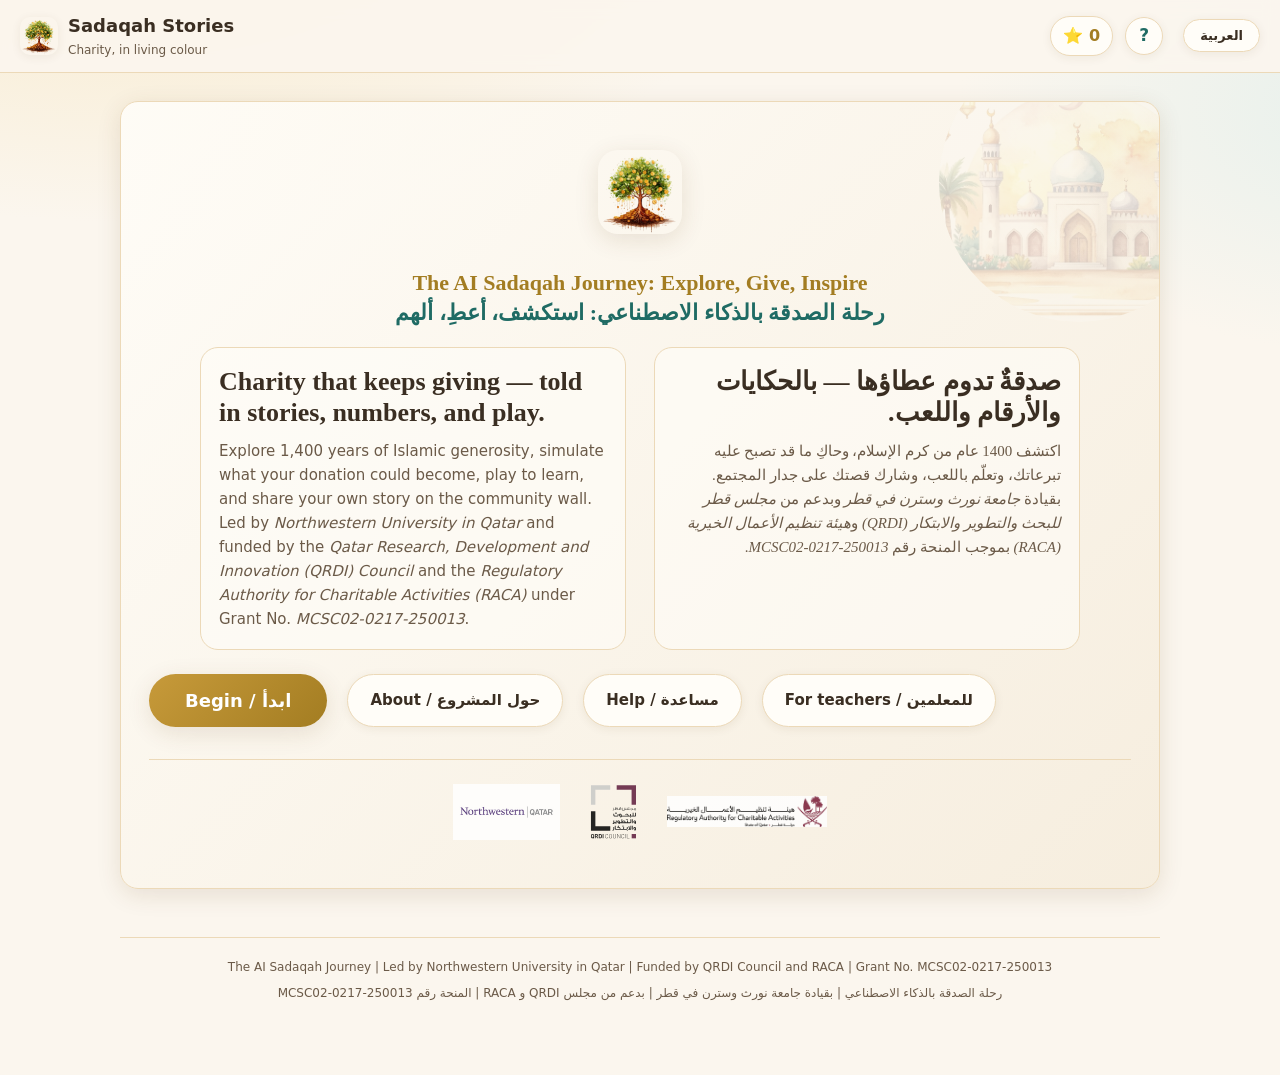
<file: index.html>
<!DOCTYPE html>
<html lang="en" dir="ltr">
<head>
  <meta charset="UTF-8">
  <meta name="viewport" content="width=device-width, initial-scale=1.0">
  <meta http-equiv="Content-Security-Policy" content="default-src 'self'; script-src 'self'; style-src 'self' 'unsafe-inline'; img-src 'self' data: https://*.goatcounter.com; frame-src https://www.youtube-nocookie.com; connect-src 'self' https://*.goatcounter.com; font-src 'self'; object-src 'none'; base-uri 'self'; form-action 'none'">
  <meta name="referrer" content="strict-origin-when-cross-origin">
  <title>Sadaqah Stories — Interactive Charity Learning App</title>
  <meta name="description" content="Explore Islamic generosity: historically grounded accounts and educational stories, impact simulations, youth mini-games, and a community story wall. Available in English and Arabic.">
  <meta property="og:url" content="https://sadaqahjourney.com/">
  <link rel="canonical" href="https://sadaqahjourney.com/">
  <meta property="og:title" content="The AI Sadaqah Journey: Explore, Give, Inspire">
  <meta property="og:description" content="41 reviewed educational stories, impact simulator, youth mini-games, lexicon and community wall — bilingual (EN/AR).">
  <meta property="og:type" content="website">
  <meta property="og:image" content="https://sadaqahjourney.com/assets/icon_tree.png">
  <meta name="twitter:card" content="summary">
  <link rel="icon" href="assets/icon_tree.png">
  <link rel="stylesheet" href="styles.css">
  <style>html, body { margin: 0; padding: 0; background: #fbf6ee; }</style>
</head>
<body>
  <div id="ss-app"></div>

  <script src="data.js"></script>
  <script src="data-ar.js"></script>
  <script src="data-stories.js"></script>
  <script src="data-videos.js"></script>
  <script src="data-lexicon.js"></script>
  <script src="data-activities.js"></script>
  <script src="data-quiz.js"></script>
  <script src="data-help.js"></script>
  <script src="sim-models.js"></script>
  <script src="fx.js"></script>
  <script src="games.js"></script>
  <script src="games-adult.js"></script>
  <script src="games-new.js"></script>
  <script src="data-teach.js"></script>
  <script src="teach.js"></script>
  <script src="analytics.js"></script>
  <script src="i18n.js"></script>
  <script src="app.js"></script>

</body>
</html>
</file>
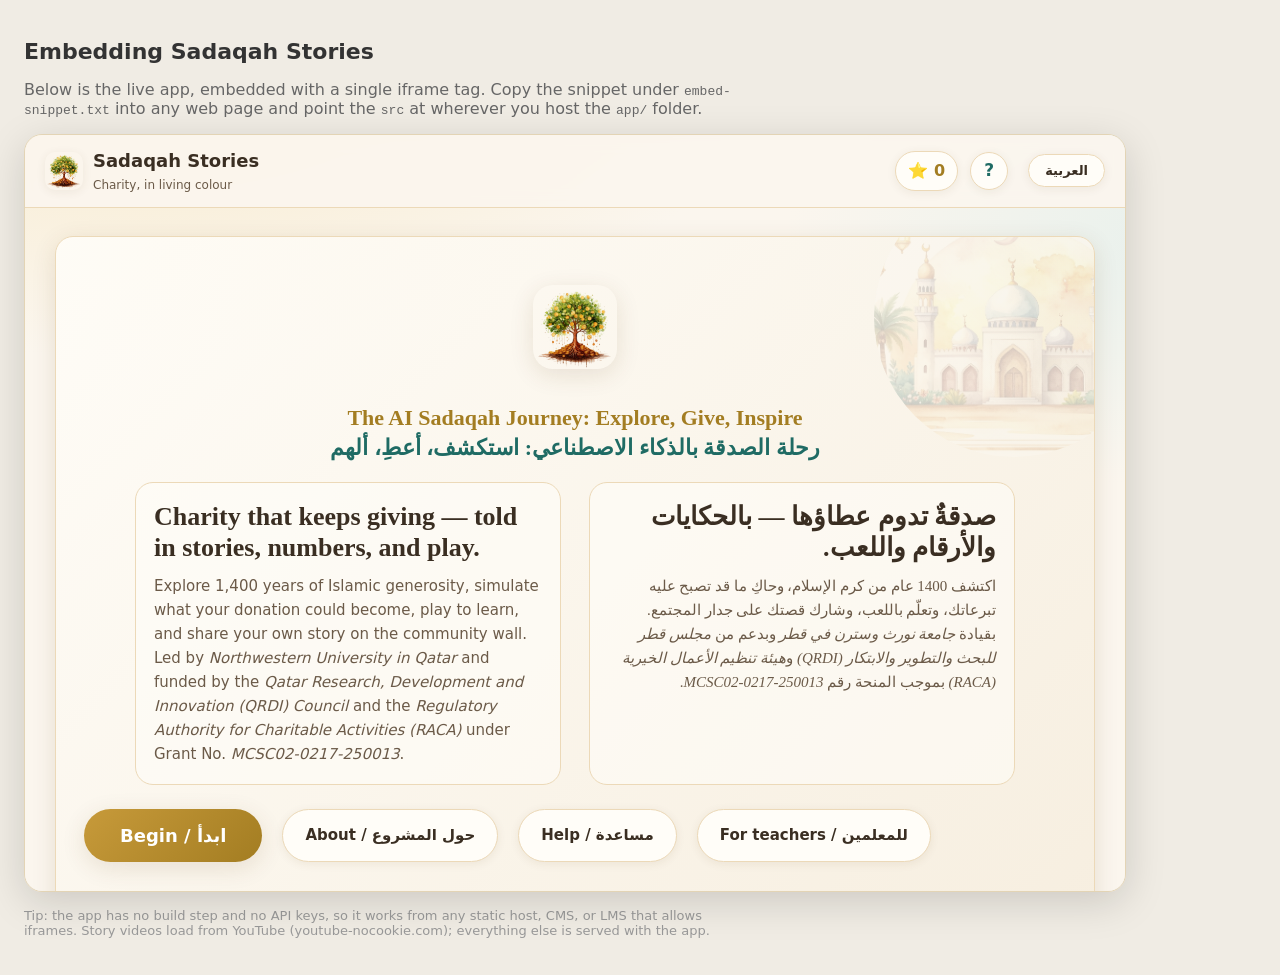
<file: embed.html>
<!DOCTYPE html>
<html lang="en">
<head>
<meta charset="UTF-8">
<meta name="viewport" content="width=device-width, initial-scale=1.0">
<title>Sadaqah Stories — Embed Demo</title>
<style>
  body { margin: 0; font-family: system-ui, sans-serif; background: #f0ece4; color: #333; padding: 24px; }
  h1 { font-size: 22px; }
  p  { color: #666; max-width: 720px; }
  /* Responsive iframe wrapper. The app adapts to any width.
     16:11 aspect ratio works well; set height: 720px if you prefer a fixed size. */
  .sadaqah-embed {
    position: relative;
    width: 100%;
    max-width: 1100px;
    aspect-ratio: 16 / 11;
    margin: 16px 0;
    border-radius: 18px;
    overflow: hidden;
    box-shadow: 0 10px 40px rgba(0,0,0,.15);
    border: 1px solid #e3d4b5;
  }
  .sadaqah-embed iframe { position: absolute; inset: 0; width: 100%; height: 100%; border: 0; }
  /* Mobile: give it a taller frame so the games stay usable */
  @media (max-width: 640px) { .sadaqah-embed { aspect-ratio: 3 / 4; } }
</style>
</head>
<body>
  <h1>Embedding Sadaqah Stories</h1>
  <p>Below is the live app, embedded with a single iframe tag. Copy the snippet
     under <code>embed-snippet.txt</code> into any web page and point the
     <code>src</code> at wherever you host the <code>app/</code> folder.</p>

  <!-- ============ EMBED SNIPPET (copy this block) ============ -->
  <div class="sadaqah-embed">
    <iframe src="index.html"
            title="Sadaqah Stories — interactive charity learning app"
            loading="lazy"
            allow="fullscreen; clipboard-write"
            referrerpolicy="no-referrer-when-downgrade"></iframe>
  </div>
  <!-- ============ END SNIPPET ============ -->

  <p style="font-size:13px;color:#999;">Tip: the app has no build step and no API keys, so it works from any static host, CMS, or LMS
     that allows iframes. Story videos load from YouTube (youtube-nocookie.com); everything else is served with the app.</p>
</body>
</html>
</file>
<file: styles.css>
/* =========================================================================
   Sadaqah Stories — Stylesheet
   Warm watercolor aesthetic (matches the Adobe Firefly art direction).
   Self-contained: all colors as variables, scoped under #ss-app so it can be
   safely embedded inside any host page without bleeding onto the parent.
   ========================================================================= */

:root {
  --bg: #fbf6ee;
  --bg-soft: #f4ead8;
  --ink: #3a2e22;
  --ink-soft: #6b5a48;
  --gold: #c79a3a;
  --gold-deep: #a37d22;
  --teal: #2f8f87;
  --teal-deep: #1f6b64;
  --rose: #c66b6b;
  --green: #5b8c4f;
  --card: #fffdf8;
  --card-edge: #ecd9b8;
  --shadow: 0 6px 24px rgba(90, 60, 20, 0.12);
  --shadow-soft: 0 2px 10px rgba(90, 60, 20, 0.08);
  --radius: 18px;
  --radius-sm: 12px;
  --font: "Segoe UI", "Helvetica Neue", system-ui, -apple-system, Arial, sans-serif;
  --serif: Georgia, "Times New Roman", serif;
}

* { box-sizing: border-box; }

#ss-app {
  font-family: var(--font);
  color: var(--ink);
  background:
    radial-gradient(1200px 600px at 10% -10%, #f7e9c9 0%, transparent 55%),
    radial-gradient(900px 500px at 110% 10%, #e6f0ec 0%, transparent 50%),
    var(--bg);
  min-height: 100%;
  line-height: 1.6;
  font-size: 16px;
  -webkit-font-smoothing: antialiased;
}

#ss-app .ss-wrap { max-width: 1080px; margin: 0 auto; padding: 0 20px 64px; }

/* ----------------------------- Top bar ---------------------------------- */
#ss-app .ss-topbar {
  position: sticky; top: 0; z-index: 30;
  display: flex; align-items: center; gap: 12px;
  padding: 12px 20px;
  background: rgba(251, 246, 238, 0.92);
  backdrop-filter: blur(8px);
  border-bottom: 1px solid var(--card-edge);
}
#ss-app .ss-brand { display: flex; align-items: center; gap: 10px; cursor: pointer; font-weight: 700; }
#ss-app .ss-brand img { width: 38px; height: 38px; border-radius: 10px; box-shadow: var(--shadow-soft); }
#ss-app .ss-brand .ss-brand-name { font-size: 18px; color: var(--ink); }
#ss-app .ss-brand .ss-brand-sub { font-size: 12px; color: var(--ink-soft); display: block; font-weight: 500; }
#ss-app .ss-spacer { flex: 1; }
#ss-app .ss-breadcrumb {
  font-size: 13px; color: var(--ink-soft);
  display: flex; align-items: center; gap: 6px; flex-wrap: wrap;
  justify-content: flex-end;
}
#ss-app .ss-breadcrumb .ss-crumb { cursor: pointer; }
#ss-app .ss-breadcrumb .ss-crumb:hover { color: var(--gold-deep); }
#ss-app .ss-breadcrumb .ss-sep { opacity: 0.5; }
#ss-app .ss-stars {
  display: flex; align-items: center; gap: 6px;
  background: var(--card); border: 1px solid var(--card-edge);
  padding: 6px 12px; border-radius: 999px; font-weight: 700; color: var(--gold-deep);
  box-shadow: var(--shadow-soft); cursor: pointer;
}

/* ----------------------------- Buttons ---------------------------------- */
#ss-app button {
  font-family: inherit; cursor: pointer; border: none; background: none; color: inherit;
}
#ss-app .ss-btn {
  display: inline-flex; align-items: center; gap: 8px; justify-content: center;
  padding: 12px 22px; border-radius: 999px; font-weight: 700; font-size: 15px;
  transition: transform .12s ease, box-shadow .12s ease, background .12s ease;
}
#ss-app .ss-btn-primary { background: linear-gradient(135deg, var(--gold), var(--gold-deep)); color: #fff; box-shadow: var(--shadow); }
#ss-app .ss-btn-primary:hover { transform: translateY(-2px); box-shadow: 0 10px 28px rgba(163,125,34,.32); }
#ss-app .ss-btn-ghost { background: var(--card); color: var(--ink); border: 1px solid var(--card-edge); box-shadow: var(--shadow-soft); }
#ss-app .ss-btn-ghost:hover { transform: translateY(-2px); border-color: var(--gold); }
#ss-app .ss-btn-teal { background: linear-gradient(135deg, var(--teal), var(--teal-deep)); color: #fff; box-shadow: var(--shadow); }
#ss-app .ss-btn-teal:hover { transform: translateY(-2px); }

/* ----------------------------- Home ------------------------------------- */
#ss-app .ss-hero {
  margin-top: 28px;
  background: linear-gradient(135deg, rgba(255,253,248,.9), rgba(244,234,216,.7));
  border: 1px solid var(--card-edge); border-radius: var(--radius);
  padding: 40px 36px; box-shadow: var(--shadow); position: relative; overflow: hidden;
}
#ss-app .ss-hero::after {
  content: ""; position: absolute; right: -60px; top: -60px; width: 280px; height: 280px;
  background: url("assets/mosque.jpeg") center/cover; opacity: .18; border-radius: 50%;
  filter: saturate(.8);
}
#ss-app .ss-hero h1 { font-family: var(--serif); font-size: 38px; margin: 0 0 10px; line-height: 1.15; max-width: 620px; }
#ss-app .ss-hero p { font-size: 18px; color: var(--ink-soft); max-width: 580px; margin: 0 0 22px; }
#ss-app .ss-hero .ss-cta { display: flex; gap: 12px; flex-wrap: wrap; position: relative; z-index: 1; }

#ss-app .ss-modules {
  margin-top: 30px; display: grid; grid-template-columns: repeat(2, 1fr); gap: 18px;
}
@media (max-width: 720px) { #ss-app .ss-modules { grid-template-columns: 1fr; } }

#ss-app .ss-mod-card {
  position: relative; border-radius: var(--radius); overflow: hidden;
  border: 1px solid var(--card-edge); background: var(--card);
  box-shadow: var(--shadow); cursor: pointer;
  transition: transform .14s ease, box-shadow .14s ease;
  display: flex; flex-direction: column;
}
#ss-app .ss-mod-card:hover { transform: translateY(-4px); box-shadow: 0 14px 34px rgba(90,60,20,.2); }
#ss-app .ss-mod-card .ss-mod-art { height: 140px; background-size: cover; background-position: center; }
#ss-app .ss-mod-card .ss-mod-body { padding: 18px 20px 22px; }
#ss-app .ss-mod-tag { font-size: 12px; font-weight: 800; letter-spacing: .08em; text-transform: uppercase; color: var(--gold-deep); }
#ss-app .ss-mod-card h3 { font-family: var(--serif); font-size: 22px; margin: 6px 0 8px; }
#ss-app .ss-mod-card p { color: var(--ink-soft); margin: 0; font-size: 15px; }
#ss-app .ss-mod-go { margin-top: 14px; color: var(--teal-deep); font-weight: 700; font-size: 14px; display: inline-flex; gap: 6px; align-items: center; }

/* ----------------------------- Section headers -------------------------- */
#ss-app .ss-section-head { margin: 36px 0 18px; }
#ss-app .ss-section-head h2 { font-family: var(--serif); font-size: 30px; margin: 0 0 6px; }
#ss-app .ss-section-head p { color: var(--ink-soft); margin: 0; max-width: 700px; }

/* ----------------------------- Story grid (Module A) -------------------- */
#ss-app .ss-grid { display: grid; grid-template-columns: repeat(auto-fill, minmax(250px, 1fr)); gap: 18px; }
#ss-app .ss-story-card {
  background: var(--card); border: 1px solid var(--card-edge); border-radius: var(--radius);
  overflow: hidden; box-shadow: var(--shadow-soft); cursor: pointer;
  transition: transform .14s ease, box-shadow .14s ease; display: flex; flex-direction: column;
}
#ss-app .ss-story-card:hover { transform: translateY(-3px); box-shadow: var(--shadow); }
#ss-app .ss-story-card .ss-art { height: 150px; background-size: cover; background-position: center; }
#ss-app .ss-story-card .ss-body { padding: 14px 16px 18px; flex: 1; display: flex; flex-direction: column; }
#ss-app .ss-num { font-size: 12px; font-weight: 800; color: var(--gold-deep); letter-spacing: .06em; }
#ss-app .ss-story-card h4 { font-family: var(--serif); font-size: 18px; margin: 4px 0 2px; }
#ss-app .ss-figure { font-weight: 700; color: var(--teal-deep); font-size: 14px; }
#ss-app .ss-meta { font-size: 12px; color: var(--ink-soft); margin-top: 6px; }
#ss-app .ss-summ { font-size: 14px; color: var(--ink-soft); margin-top: 8px; flex: 1; }
#ss-pill {
  display: inline-block; font-size: 11px; font-weight: 700; color: var(--gold-deep);
  background: var(--bg-soft); padding: 4px 10px; border-radius: 999px; margin-top: 10px;
}

/* ----------------------------- Detail view ------------------------------ */
#ss-app .ss-back { display: inline-flex; align-items: center; gap: 6px; color: var(--teal-deep); font-weight: 700; margin: 24px 0 12px; cursor: pointer; background: none; border: 0; padding: 6px 0; font: inherit; font-weight: 700; }
#ss-app .ss-back::before { content: "← "; }
#ss-app .ss-back:hover, #ss-app .ss-back:focus-visible { text-decoration: underline; }
#ss-app .ss-detail-head { display: grid; grid-template-columns: 1.1fr .9fr; gap: 26px; align-items: start; }
@media (max-width: 760px) { #ss-app .ss-detail-head { grid-template-columns: 1fr; } }
#ss-app .ss-detail-art { border-radius: var(--radius); overflow: hidden; box-shadow: var(--shadow); }
#ss-app .ss-detail-art img { width: 100%; display: block; }
#ss-app .ss-detail-meta { display: flex; flex-wrap: wrap; gap: 8px; margin: 14px 0; }
#ss-app .ss-detail-meta .ss-pill { margin: 0; }
#ss-app .ss-prose p { margin: 0 0 14px; font-size: 16.5px; }
#ss-app .ss-prose p:first-letter { font-family: var(--serif); font-size: 1.6em; color: var(--gold-deep); }
#ss-app .ss-art-row { display: flex; gap: 10px; margin-top: 8px; flex-wrap: wrap; }
#ss-app .ss-art-row img { width: 96px; height: 72px; object-fit: cover; border-radius: 10px; box-shadow: var(--shadow-soft); cursor: pointer; border: 2px solid transparent; }
#ss-app .ss-art-row img.active { border-color: var(--gold); }

/* ----------------------------- Module B impact -------------------------- */
#ss-app .ss-sim-tabs { display: flex; gap: 8px; flex-wrap: wrap; margin-bottom: 18px; }
#ss-app .ss-sim-tab {
  padding: 10px 16px; border-radius: 999px; background: var(--card); border: 1px solid var(--card-edge);
  font-weight: 700; font-size: 14px; color: var(--ink-soft); box-shadow: var(--shadow-soft);
  display: inline-flex; gap: 6px; align-items: center;
}
#ss-app .ss-sim-tab.active { background: linear-gradient(135deg, var(--teal), var(--teal-deep)); color: #fff; border-color: transparent; }
#ss-app .ss-sim { background: var(--card); border: 1px solid var(--card-edge); border-radius: var(--radius); overflow: hidden; box-shadow: var(--shadow); }
#ss-app .ss-sim-head { display: grid; grid-template-columns: 220px 1fr; gap: 20px; padding: 22px; background: linear-gradient(135deg, var(--bg-soft), var(--card)); }
@media (max-width: 620px) { #ss-app .ss-sim-head { grid-template-columns: 1fr; } }
#ss-app .ss-sim-head img { width: 100%; height: 150px; object-fit: cover; border-radius: var(--radius-sm); box-shadow: var(--shadow-soft); }
#ss-app .ss-sim-head h3 { font-family: var(--serif); font-size: 24px; margin: 0 0 4px; }
#ss-app .ss-sim-overview { color: var(--ink-soft); font-size: 14.5px; margin: 8px 0; }
#ss-app .ss-cost { font-weight: 800; color: var(--gold-deep); font-size: 13px; }

#ss-app .ss-year-rail { display: grid; grid-template-columns: repeat(4, 1fr); gap: 0; border-top: 1px solid var(--card-edge); }
@media (max-width: 620px) { #ss-app .ss-year-rail { grid-template-columns: repeat(2, 1fr); } }
#ss-app .ss-year-btn {
  padding: 16px 8px; font-weight: 800; font-size: 15px; color: var(--ink-soft);
  border-right: 1px solid var(--card-edge); background: var(--bg-soft); position: relative;
}
#ss-app .ss-year-btn:last-child { border-right: none; }
#ss-app .ss-year-btn small { display: block; font-weight: 600; font-size: 11px; color: var(--ink-soft); opacity: .8; margin-top: 2px; }
#ss-app .ss-year-btn.active { background: linear-gradient(135deg, var(--gold), var(--gold-deep)); color: #fff; }
#ss-app .ss-year-btn.active small { color: #fff; opacity: .9; }

#ss-app .ss-year-panel { padding: 22px; }
#ss-app .ss-year-panel .ss-year-h { font-family: var(--serif); font-size: 26px; margin: 0; }
#ss-app .ss-year-panel .ss-year-metric { font-size: 15px; color: var(--teal-deep); font-weight: 700; margin: 4px 0 14px; }
#ss-app .ss-year-panel ul { margin: 0; padding-left: 20px; }
#ss-app .ss-year-panel li { margin-bottom: 10px; font-size: 15.5px; }
#ss-app .ss-year-prog { display: flex; gap: 6px; margin: 8px 0 18px; }
#ss-app .ss-year-prog span { height: 8px; flex: 1; border-radius: 4px; background: var(--bg-soft); }
#ss-app .ss-year-prog span.on { background: linear-gradient(90deg, var(--gold), var(--teal)); }

/* ----------------------------- Module C games --------------------------- */
#ss-app .ss-age-row { margin-bottom: 26px; }
#ss-app .ss-age-label {
  display: inline-flex; align-items: center; gap: 8px; font-weight: 800; font-size: 14px;
  color: var(--teal-deep); background: rgba(47,143,135,.1); padding: 6px 14px; border-radius: 999px;
}
#ss-app .ss-game-grid { display: grid; grid-template-columns: repeat(auto-fill, minmax(280px, 1fr)); gap: 16px; margin-top: 14px; }
#ss-app .ss-game-card {
  background: var(--card); border: 1px solid var(--card-edge); border-radius: var(--radius);
  padding: 18px; box-shadow: var(--shadow-soft); display: flex; flex-direction: column; gap: 8px;
}
#ss-app .ss-game-card .ss-gtop { display: flex; align-items: center; gap: 10px; }
#ss-app .ss-game-card .ss-gicon { font-size: 30px; }
#ss-app .ss-game-card h4 { font-family: var(--serif); font-size: 19px; margin: 0; flex: 1; }
#ss-app .ss-diff { font-size: 11px; font-weight: 700; color: var(--rose); background: rgba(198,107,107,.1); padding: 3px 8px; border-radius: 999px; align-self: flex-start; }
#ss-app .ss-game-card p { font-size: 14px; color: var(--ink-soft); margin: 0; }
#ss-app .ss-game-card .ss-outcome { font-size: 13px; color: var(--teal-deep); background: rgba(47,143,135,.08); padding: 8px 12px; border-radius: 10px; }
#ss-app .ss-play { margin-top: 6px; align-self: flex-start; padding: 9px 18px; font-size: 14px; }

/* Game canvas / playfield */
#ss-app .ss-playfield {
  background: var(--card); border: 1px solid var(--card-edge); border-radius: var(--radius);
  padding: 22px; box-shadow: var(--shadow); margin-top: 16px;
}
#ss-app .ss-game-title { font-family: var(--serif); font-size: 24px; margin: 0 0 4px; }
#ss-app .ss-game-sub { color: var(--ink-soft); margin: 0 0 16px; font-size: 14px; }

#ss-app .ss-mem-grid { display: grid; grid-template-columns: repeat(4, 1fr); gap: 10px; max-width: 460px; }
@media (max-width: 480px) { #ss-app .ss-mem-grid { grid-template-columns: repeat(3, 1fr); } }
#ss-app .ss-mem-card {
  aspect-ratio: 1; border-radius: 14px; cursor: pointer; font-size: 34px;
  display: flex; align-items: center; justify-content: center;
  background: linear-gradient(135deg, var(--gold), var(--gold-deep)); color: #fff;
  box-shadow: var(--shadow-soft); transition: transform .15s ease; user-select: none;
}
#ss-app .ss-mem-card:hover { transform: scale(1.03); }
#ss-app .ss-mem-card.flipped { background: var(--card); color: var(--ink); border: 2px solid var(--card-edge); }
#ss-app .ss-mem-card.done { background: linear-gradient(135deg, var(--green), #3f6b35); color: #fff; cursor: default; }
#ss-app .ss-mem-card .ss-label { font-size: 12px; font-weight: 700; padding: 4px; text-align: center; line-height: 1.1; }

#ss-app .ss-drop-scene { display: flex; gap: 18px; flex-wrap: wrap; align-items: stretch; }
#ss-app .ss-drop-need { flex: 1; min-width: 200px; background: var(--bg-soft); border-radius: var(--radius-sm); padding: 18px; text-align: center; }
#ss-app .ss-drop-need .ss-emoji { font-size: 60px; }
#ss-app .ss-drop-box { width: 140px; min-height: 140px; border: 3px dashed var(--gold); border-radius: var(--radius-sm); display: flex; flex-wrap: wrap; gap: 6px; align-content: flex-start; justify-content: center; padding: 10px; background: rgba(199,154,58,.05); }
#ss-app .ss-drop-box.over { background: rgba(199,154,58,.18); }
#ss-app .ss-shelf { display: flex; flex-wrap: wrap; gap: 10px; margin-top: 16px; }
#ss-app .ss-item { background: var(--card); border: 1px solid var(--card-edge); border-radius: 12px; padding: 10px 12px; cursor: grab; font-size: 14px; font-weight: 600; box-shadow: var(--shadow-soft); user-select: none; }
#ss-app .ss-item:active { cursor: grabbing; }
#ss-app .ss-item .ss-ie { font-size: 22px; display: block; }

#ss-app .ss-tree-stage { text-align: center; padding: 10px; }
#ss-app .ss-tree-emoji { font-size: 90px; transition: transform .4s ease; display: inline-block; }
#ss-app .ss-tree-emoji.grow { transform: scale(1.1); }
#ss-app .ss-tree-q { font-size: 18px; font-weight: 700; margin: 14px 0 12px; max-width: 480px; margin-left: auto; margin-right: auto; }
#ss-app .ss-opts { display: flex; gap: 10px; justify-content: center; flex-wrap: wrap; }
#ss-app .ss-opt { background: var(--card); border: 2px solid var(--card-edge); border-radius: 14px; padding: 16px 18px; min-width: 120px; cursor: pointer; font-size: 15px; font-weight: 600; box-shadow: var(--shadow-soft); }
#ss-app .ss-opt:hover { border-color: var(--teal); transform: translateY(-2px); }
#ss-app .ss-opt .ss-oe { font-size: 30px; display: block; margin-bottom: 4px; }

#ss-app .ss-comm-grid { display: grid; grid-template-columns: repeat(auto-fill, minmax(180px,1fr)); gap: 10px; max-width: 700px; }
#ss-app .ss-proj-pick { background: var(--card); border: 2px solid var(--card-edge); border-radius: 14px; padding: 14px; cursor: pointer; text-align: left; box-shadow: var(--shadow-soft); }
#ss-app .ss-proj-pick:hover { border-color: var(--gold); }
#ss-app .ss-proj-pick.selected { border-color: var(--teal); background: rgba(47,143,135,.06); }
#ss-app .ss-proj-pick .ss-pi { font-size: 28px; }
#ss-app .ss-proj-pick .ss-pc { font-weight: 800; color: var(--gold-deep); font-size: 13px; }
#ss-app .ss-proj-pick .ss-pn { font-weight: 700; font-size: 14px; }
#ss-app .ss-proj-pick .ss-pd { font-size: 12px; color: var(--ink-soft); margin-top: 4px; }
#ss-app .ss-budget-bar { background: var(--bg-soft); border-radius: 999px; height: 14px; overflow: hidden; margin: 12px 0; }
#ss-app .ss-budget-bar > span { display: block; height: 100%; background: linear-gradient(90deg, var(--green), var(--teal)); transition: width .3s ease; }

#ss-app .ss-zakat-bins { display: grid; grid-template-columns: repeat(auto-fill, minmax(150px,1fr)); gap: 10px; margin-top: 12px; }
#ss-app .ss-zbin { background: var(--bg-soft); border: 2px solid var(--card-edge); border-radius: 12px; padding: 10px; min-height: 120px; }
#ss-app .ss-zbin.over { border-color: var(--gold); background: rgba(199,154,58,.1); }
#ss-app .ss-zbin h5 { margin: 0 0 4px; font-size: 13px; color: var(--gold-deep); }
#ss-app .ss-zbin .ss-zd { font-size: 11px; color: var(--ink-soft); margin: 0 0 6px; }
#ss-app .ss-zbin .ss-chip { display: inline-block; background: var(--card); border: 1px solid var(--card-edge); border-radius: 999px; padding: 3px 8px; font-size: 11px; margin: 2px; }
#ss-app .ss-zchar { background: var(--card); border: 2px solid var(--gold); border-radius: 14px; padding: 14px 18px; margin-bottom: 12px; cursor: grab; box-shadow: var(--shadow); }
#ss-app .ss-zchar:active { cursor: grabbing; }

#ss-app .ss-chain { display: flex; flex-direction: column; gap: 10px; max-width: 620px; }
#ss-app .ss-chain-link { background: var(--card); border: 1px solid var(--card-edge); border-radius: 12px; padding: 12px 16px; box-shadow: var(--shadow-soft); display: flex; align-items: center; gap: 10px; }
#ss-app .ss-chain-link .ss-cln { font-weight: 800; color: var(--gold-deep); min-width: 28px; }
#ss-app .ss-chain-choices { display: flex; gap: 10px; flex-wrap: wrap; margin-top: 12px; }

#ss-app .ss-slider { width: 100%; max-width: 480px; accent-color: var(--gold-deep); }
#ss-app .ss-result { display: flex; align-items: center; gap: 16px; background: var(--bg-soft); border-radius: var(--radius-sm); padding: 18px; margin-top: 16px; }
#ss-app .ss-result .ss-re { font-size: 48px; }
#ss-app .ss-calc-card { background: var(--card); border: 1px solid var(--card-edge); border-radius: var(--radius-sm); padding: 16px; box-shadow: var(--shadow-soft); }

#ss-app .ss-segments { display: flex; gap: 8px; flex-wrap: wrap; margin-bottom: 16px; }
#ss-app .ss-seg { padding: 8px 16px; border-radius: 999px; background: var(--card); border: 1px solid var(--card-edge); font-weight: 700; font-size: 13px; cursor: pointer; color: var(--ink-soft); }
#ss-app .ss-seg.selected { background: var(--teal); color: #fff; border-color: transparent; }

#ss-app .ss-dilemma { background: var(--card); border: 1px solid var(--card-edge); border-radius: var(--radius-sm); padding: 20px; box-shadow: var(--shadow-soft); }
#ss-app .ss-dilemma h4 { font-family: var(--serif); font-size: 20px; margin: 0 0 12px; }
#ss-app .ss-choice-grid { display: grid; grid-template-columns: 1fr 1fr; gap: 12px; margin: 14px 0; }
@media (max-width: 560px) { #ss-app .ss-choice-grid { grid-template-columns: 1fr; } }
#ss-app .ss-choice { border: 2px solid var(--card-edge); border-radius: 12px; padding: 14px; cursor: pointer; }
#ss-app .ss-choice:hover { border-color: var(--gold); }
#ss-app .ss-choice.picked { border-color: var(--teal); background: rgba(47,143,135,.06); }
#ss-app .ss-bar-row { margin: 6px 0; }
#ss-app .ss-bar-row .ss-bl { font-size: 13px; display: flex; justify-content: space-between; }
#ss-app .ss-bar { height: 10px; border-radius: 5px; background: var(--bg-soft); overflow: hidden; }
#ss-app .ss-bar > span { display: block; height: 100%; background: linear-gradient(90deg, var(--gold), var(--teal)); }

#ss-app .ss-waqf-stepper { display: flex; gap: 10px; flex-wrap: wrap; margin-bottom: 16px; }
#ss-app .ss-waqf-step { flex: 1; min-width: 160px; background: var(--bg-soft); border-radius: 12px; padding: 14px; }
#ss-app .ss-waqf-step h5 { margin: 0 0 8px; font-size: 13px; color: var(--gold-deep); }
#ss-app .ss-infogrid { display: grid; grid-template-columns: repeat(4,1fr); gap: 10px; margin-top: 16px; }
@media (max-width: 600px) { #ss-app .ss-infogrid { grid-template-columns: repeat(2,1fr); } }
#ss-app .ss-info { background: linear-gradient(135deg, var(--bg-soft), var(--card)); border: 1px solid var(--card-edge); border-radius: 12px; padding: 14px; text-align: center; }
#ss-app .ss-info .ss-iy { font-weight: 800; color: var(--gold-deep); }
#ss-app .ss-info .ss-iv { font-size: 22px; font-weight: 800; color: var(--teal-deep); margin: 4px 0; }
#ss-app .ss-info .ss-id { font-size: 12px; color: var(--ink-soft); }

/* ----------------------------- Module D --------------------------------- */
#ss-app .ss-guide-grid { display: grid; grid-template-columns: repeat(auto-fill, minmax(300px,1fr)); gap: 16px; }
#ss-app .ss-guide-card { background: var(--card); border: 1px solid var(--card-edge); border-radius: var(--radius); padding: 18px; box-shadow: var(--shadow-soft); }
#ss-app .ss-guide-card h4 { font-family: var(--serif); font-size: 18px; margin: 0 0 10px; display: flex; align-items: center; gap: 8px; }
#ss-app .ss-guide-card ul { margin: 6px 0; padding-left: 18px; }
#ss-app .ss-guide-card li { font-size: 14px; margin-bottom: 6px; }
#ss-app .ss-guide-card .ss-do li { color: var(--green); }
#ss-app .ss-guide-card .ss-dont li { color: var(--rose); }
#ss-app .ss-guide-card .ss-list-h { font-weight: 700; font-size: 12px; text-transform: uppercase; letter-spacing: .06em; margin: 8px 0 4px; }
#ss-app .ss-guide-card .ss-do .ss-list-h { color: var(--green); }
#ss-app .ss-guide-card .ss-dont .ss-list-h { color: var(--rose); }

#ss-app .ss-wall { display: grid; grid-template-columns: repeat(auto-fill, minmax(320px,1fr)); gap: 18px; }
#ss-app .ss-wall-card { background: var(--card); border: 1px solid var(--card-edge); border-radius: var(--radius); overflow: hidden; box-shadow: var(--shadow-soft); cursor: pointer; transition: transform .14s ease, box-shadow .14s ease; }
#ss-app .ss-wall-card:hover { transform: translateY(-3px); box-shadow: var(--shadow); }
#ss-app .ss-wall-card .ss-wall-img { height: 120px; background-size: cover; background-position: center; }
#ss-app .ss-wall-card .ss-wall-body { padding: 16px; }
#ss-app .ss-wall-card h4 { font-family: var(--serif); font-size: 19px; margin: 0 0 6px; }
#ss-app .ss-wall-card .ss-teaser { font-size: 14px; color: var(--ink-soft); font-style: italic; }

#ss-app .ss-submit { background: var(--card); border: 1px solid var(--card-edge); border-radius: var(--radius); padding: 22px; box-shadow: var(--shadow-soft); margin-top: 8px; }
#ss-app .ss-field { margin-bottom: 14px; }
#ss-app .ss-field label { display: block; font-weight: 700; font-size: 14px; margin-bottom: 6px; }
#ss-app .ss-field input, #ss-app .ss-field textarea {
  width: 100%; font-family: inherit; font-size: 15px; padding: 12px 14px;
  border: 1px solid var(--card-edge); border-radius: 10px; background: var(--bg); color: var(--ink);
}
#ss-app .ss-field input:focus, #ss-app .ss-field textarea:focus { outline: none; border-color: var(--gold); }
#ss-app .ss-counter { font-size: 12px; color: var(--ink-soft); text-align: right; margin-top: 4px; }

/* ----------------------------- Flowchart modal -------------------------- */
#ss-app .ss-modal-bg { position: fixed; inset: 0; background: rgba(40,28,16,.6); z-index: 60; display: flex; align-items: center; justify-content: center; padding: 20px; }
#ss-app .ss-modal { background: var(--card); border-radius: var(--radius); max-width: 760px; width: 100%; max-height: 90vh; overflow: auto; box-shadow: 0 20px 60px rgba(0,0,0,.3); }
#ss-app .ss-modal img { width: 100%; display: block; }
#ss-app .ss-modal-head { display: flex; align-items: center; justify-content: space-between; padding: 16px 20px; border-bottom: 1px solid var(--card-edge); position: sticky; top: 0; background: var(--card); }
#ss-app .ss-modal-head h3 { margin: 0; font-family: var(--serif); }
#ss-app .ss-x { font-size: 22px; color: var(--ink-soft); cursor: pointer; }

/* ----------------------------- Badges ----------------------------------- */
#ss-app .ss-badge-screen { text-align: center; padding: 30px 16px; }
#ss-app .ss-badge-screen img { width: 130px; }
#ss-app .ss-badge-list { display: flex; flex-wrap: wrap; gap: 12px; justify-content: center; margin-top: 18px; }
#ss-app .ss-badge { display: flex; flex-direction: column; align-items: center; gap: 6px; opacity: .35; filter: grayscale(1); transition: opacity .2s; }
#ss-app .ss-badge.earned { opacity: 1; filter: none; }
#ss-app .ss-badge img { width: 56px; }
#ss-app .ss-badge span { font-size: 11px; font-weight: 700; color: var(--ink-soft); max-width: 70px; text-align: center; }

/* ----------------------------- Misc ------------------------------------- */
#ss-app .ss-empty { text-align: center; padding: 40px; color: var(--ink-soft); }
/* The toast is attached to <body> (outside #ss-app) so a re-render does not remove it. */
#ss-app .ss-toast, body > .ss-toast {
  position: fixed; bottom: 24px; left: 50%; transform: translateX(-50%);
  background: var(--ink); color: #fff; padding: 12px 22px; border-radius: 999px;
  box-shadow: var(--shadow); z-index: 80; font-weight: 700; font-size: 14px;
  animation: ss-pop .3s ease;
}
@keyframes ss-pop { from { opacity: 0; transform: translate(-50%, 10px); } to { opacity: 1; transform: translate(-50%, 0); } }
@keyframes ss-fade { from { opacity: 0; transform: translateY(8px); } to { opacity: 1; transform: translateY(0); } }
#ss-app .ss-view { animation: ss-fade .25s ease; }
#keyframes ss-bounce { 0%,100%{transform:translateY(0)} 50%{transform:translateY(-6px)} }
#ss-app .ss-bounce { animation: ss-bounce .5s ease; }

/* respect reduced motion */
@media (prefers-reduced-motion: reduce) {
  #ss-app * { animation: none !important; transition: none !important; }
}

/* =========================================================================
   v2 ADDITIONS — bilingual home, language/age choice, hub, completion,
   SVG illustrations, game sketches, RTL mirroring.
   ========================================================================= */

/* ---- Large buttons ---- */
#ss-app .ss-btn-lg { padding: 16px 36px; font-size: 18px; }

/* ---- Language toggle (top bar) ---- */
#ss-app .ss-lang-toggle {
  background: var(--card); border: 1px solid var(--card-edge); color: var(--ink);
  padding: 8px 16px; border-radius: 999px; font-weight: 700; font-size: 13px;
  box-shadow: var(--shadow-soft); cursor: pointer;
}
#ss-app .ss-lang-toggle:hover { border-color: var(--gold); }

/* ---- Home (bilingual hero) ---- */
#ss-app .ss-hero-home { text-align: center; padding: 48px 28px; }
#ss-app .ss-home-logo img { width: 84px; height: 84px; border-radius: 20px; box-shadow: var(--shadow); margin-bottom: 18px; }
#ss-app .ss-bilingual { display: grid; grid-template-columns: 1fr 1fr; gap: 28px; max-width: 880px; margin: 0 auto; text-align: start; }
@media (max-width: 720px) { #ss-app .ss-bilingual { grid-template-columns: 1fr; gap: 18px; } }
#ss-app .ss-lang-block { padding: 18px; border-radius: var(--radius); background: rgba(255,253,248,.6); border: 1px solid var(--card-edge); }
#ss-app .ss-lang-block h1 { font-family: var(--serif); font-size: 26px; margin: 0 0 10px; line-height: 1.2; }
#ss-app .ss-lang-block p { font-size: 15px; color: var(--ink-soft); margin: 0; }
#ss-app .ss-lang-ar h1, #ss-app .ss-lang-ar p { font-family: "Segoe UI", Tahoma, "Traditional Arabic", serif; }

/* ---- Centered choice screens (language / age) ---- */
#ss-app .ss-center-screen { text-align: center; padding: 40px 20px 20px; }
#ss-app .ss-prompt { font-family: var(--serif); font-size: 32px; margin: 0 0 8px; }
#ss-app .ss-prompt-sub { color: var(--ink-soft); margin: 0 0 32px; font-size: 16px; }
#ss-app .ss-choice-row { display: flex; gap: 20px; justify-content: center; flex-wrap: wrap; }
#ss-app .ss-big-choice {
  display: flex; flex-direction: column; align-items: center; gap: 12px;
  background: var(--card); border: 2px solid var(--card-edge); border-radius: var(--radius);
  padding: 32px 40px; min-width: 180px; cursor: pointer; box-shadow: var(--shadow);
  transition: transform .14s ease, border-color .14s ease; font-family: inherit;
}
#ss-app .ss-big-choice:hover { transform: translateY(-4px); border-color: var(--gold); }
#ss-app .ss-bc-emoji { font-size: 52px; }
#ss-app .ss-bc-label { font-size: 20px; font-weight: 700; color: var(--ink); }

/* ---- Age hub ---- */
#ss-app .ss-hub-screen { text-align: center; padding: 50px 20px; }
#ss-app .ss-hub-emoji { font-size: 80px; margin-bottom: 12px; }
#ss-app .ss-hub-title { font-family: var(--serif); font-size: 36px; margin: 0 0 10px; }
#ss-app .ss-hub-desc { color: var(--ink-soft); font-size: 17px; max-width: 560px; margin: 0 auto 26px; }

/* ---- Detail title / summary line ---- */
#ss-app .ss-detail-title { font-family: var(--serif); font-size: 30px; margin: 4px 0 6px; }
#ss-app .ss-summary-line { font-style: italic; color: var(--teal-deep); margin: 6px 0 0; font-size: 16px; }

/* ---- "Done / finish module" button ---- */
#ss-app .ss-btn-done { display: block; margin: 26px auto 0; }

/* ---- SVG illustrations ---- */
#ss-app .ss-sim-illu { width: 220px; flex-shrink: 0; }
#ss-app .ss-svg-illu { width: 100%; height: auto; display: block; }

/* ---- Impact Firefly images with year progression ---- */
#ss-app .ss-sim-img {
  width: 100%; height: 150px; object-fit: cover; display: block;
  border-radius: var(--radius-sm); box-shadow: var(--shadow-soft);
  transition: transform .4s ease, filter .4s ease; transform-origin: center;
}
#ss-app .ss-sim-img.yr-1  { transform: scale(.82); filter: saturate(.7) brightness(.92); opacity: .85; }
#ss-app .ss-sim-img.yr-5  { transform: scale(.9);  filter: saturate(.85) brightness(.96); opacity: .92; }
#ss-app .ss-sim-img.yr-10 { transform: scale(.96); filter: saturate(1) brightness(1); opacity: .97; }
#ss-app .ss-sim-img.yr-20 { transform: scale(1);   filter: saturate(1.08) brightness(1.04); opacity: 1; }

/* ---- Game concept sketch ---- */
#ss-app .ss-game-sketch { display: flex; justify-content: center; padding: 10px 0; }
#ss-app .ss-sketch { width: 120px; height: auto; }

/* ---- Game win banner ---- */
#ss-app .ss-game-win { text-align: center; font-size: 48px; margin: 18px 0; }
#ss-app .ss-tree-win { text-align: center; font-size: 90px; margin: 10px 0; }
#ss-app .ss-tree-stage-n { color: var(--green); font-weight: 700; font-size: 13px; }

/* ---- Completion screen ---- */
#ss-app .ss-complete-screen { text-align: center; padding: 50px 20px; }
#ss-app .ss-complete-badge img { width: 120px; animation: ss-pop .5s ease; }
#ss-app .ss-complete-title { font-family: var(--serif); font-size: 34px; margin: 16px 0 6px; }
#ss-app .ss-complete-mod { color: var(--ink-soft); font-size: 18px; margin: 0 0 6px; }
#ss-app .ss-complete-earned { color: var(--gold-deep); font-weight: 700; font-size: 16px; margin: 0 0 28px; }
#ss-app .ss-complete-opts { display: flex; gap: 14px; justify-content: center; flex-wrap: wrap; }

/* ---- Stats row ---- */
#ss-app .ss-badge-h { font-family: var(--serif); font-size: 30px; margin: 10px 0 4px; }
#ss-app .ss-badge-sub { color: var(--ink-soft); margin: 0 0 20px; }
#ss-app .ss-stats-row { display: flex; gap: 14px; justify-content: center; margin: 0 0 26px; flex-wrap: wrap; }
#ss-app .ss-stat { background: var(--card); border: 1px solid var(--card-edge); border-radius: var(--radius-sm); padding: 16px 24px; box-shadow: var(--shadow-soft); min-width: 110px; }
#ss-app .ss-stat-n { font-size: 32px; font-weight: 800; color: var(--teal-deep); }
#ss-app .ss-stat-l { font-size: 12px; color: var(--ink-soft); font-weight: 600; }
#ss-app .ss-badge-hint { margin-top: 26px; color: var(--ink-soft); font-size: 14px; }

/* ---- Chip (used in fill-box) ---- */
#ss-app .ss-chip { display: inline-flex; flex-direction: column; align-items: center; background: var(--card); border: 1px solid var(--card-edge); border-radius: 10px; padding: 4px 8px; font-size: 11px; }
#ss-app .ss-chip .ss-ie { font-size: 18px; }

/* ---- Tree stage ---- */
#ss-app .ss-tree-stage { text-align: center; padding: 6px; }
#ss-app .ss-tree-emoji { font-size: 90px; display: inline-block; transition: transform .4s ease; }

/* ---- RTL adjustments ---- */
[dir="rtl"] #ss-app { font-family: "Segoe UI", Tahoma, "Traditional Arabic", serif; }
[dir="rtl"] #ss-app .ss-prose p:first-letter { font-family: inherit; }
[dir="rtl"] #ss-app .ss-counter { text-align: left; }
[dir="rtl"] #ss-app .ss-topbar .ss-brand { flex-direction: row; }
[dir="rtl"] #ss-app .ss-back::before { content: "→ "; }
[dir="rtl"] #ss-app .ss-back { direction: rtl; }

/* ---- Submission subtitle ---- */
#ss-app .ss-submit-sub { color: var(--ink-soft); margin: 0 0 16px; font-size: 14px; }

/* ---- Story flipbook (Module A, 4 pages) ---- */
#ss-app .ss-flipbook { max-width: 900px; margin: 0 auto; }
#ss-app .ss-fb-head { text-align: center; margin-bottom: 16px; }
#ss-app .ss-fb-head .ss-num { font-size: 12px; font-weight: 800; color: var(--gold-deep); letter-spacing: .06em; }
#ss-app .ss-fb-head .ss-detail-title { font-family: var(--serif); font-size: 24px; margin: 4px 0; line-height: 1.25; }
#ss-app .ss-fb-page { background: var(--card); border: 1px solid var(--card-edge); border-radius: var(--radius); overflow: hidden; box-shadow: var(--shadow); display: grid; grid-template-columns: 1fr 1fr; min-height: 380px; }
@media (max-width: 720px) { #ss-app .ss-fb-page { grid-template-columns: 1fr; } }
#ss-app .ss-fb-img { background: var(--bg-soft); }
#ss-app .ss-fb-img img { width: 100%; height: 100%; max-height: 420px; object-fit: cover; display: block; }
@media (max-width: 720px) { #ss-app .ss-fb-img img { max-height: 240px; } }
#ss-app .ss-fb-text { padding: 28px 30px; font-size: 16px; line-height: 1.8; overflow-y: auto; }
[dir="rtl"] #ss-app .ss-fb-text { text-align: right; }
#ss-app .ss-fb-text.ss-dropcap::first-letter { font-family: var(--serif); font-size: 3.4em; font-weight: 700; color: var(--gold-deep); float: left; line-height: .85; margin: 4px 8px 0 0; }
[dir="rtl"] #ss-app .ss-fb-text.ss-dropcap::first-letter { float: right; margin: 4px 0 0 8px; }
#ss-app .ss-fb-nav { display: flex; align-items: center; justify-content: center; gap: 18px; margin: 18px 0; }
#ss-app .ss-fb-arrow { width: 48px; height: 48px; border-radius: 50%; background: var(--card); border: 1px solid var(--card-edge); color: var(--ink); font-size: 22px; cursor: pointer; box-shadow: var(--shadow-soft); transition: transform .12s; }
#ss-app .ss-fb-arrow:hover:not(:disabled) { transform: scale(1.08); border-color: var(--gold); }
#ss-app .ss-fb-arrow:disabled { opacity: .35; cursor: not-allowed; }
#ss-app .ss-fb-dots { display: flex; gap: 10px; }
#ss-app .ss-fb-dot { width: 11px; height: 11px; border-radius: 50%; background: var(--bg-soft); border: 1px solid var(--card-edge); cursor: pointer; transition: background .12s; }
#ss-app .ss-fb-dot.on { background: linear-gradient(135deg, var(--gold), var(--teal)); border-color: transparent; }

/* ---- Helping Hands (bilingual content + video) ---- */
#ss-app .ss-help-wrap { display: grid; grid-template-columns: 1fr 1fr; gap: 22px; }
@media (max-width: 760px) { #ss-app .ss-help-wrap { grid-template-columns: 1fr; } }
#ss-app .ss-help-block { background: var(--card); border: 1px solid var(--card-edge); border-radius: var(--radius); padding: 24px; box-shadow: var(--shadow-soft); }
#ss-app .ss-help-title { font-family: var(--serif); font-size: 20px; margin: 0 0 12px; line-height: 1.3; }
#ss-app .ss-help-desc { font-size: 15.5px; line-height: 1.8; color: var(--ink); margin: 0 0 16px; }
[dir="rtl"] #ss-app .ss-help-desc { text-align: right; }
#ss-app .ss-video { position: relative; width: 100%; padding-bottom: 56.25%; height: 0; overflow: hidden; border-radius: var(--radius-sm); box-shadow: var(--shadow-soft); }
#ss-app .ss-video iframe { position: absolute; top: 0; left: 0; width: 100%; height: 100%; border: 0; }

/* ---- Project title + funding + logos (home) ---- */
#ss-app .ss-project-title { text-align: center; margin: 8px 0 18px; }
#ss-app .ss-project-title div { font-family: var(--serif); font-size: 22px; font-weight: 800; color: var(--gold-deep); line-height: 1.4; }
#ss-app .ss-project-title div:last-child { color: var(--teal-deep); }
#ss-app .ss-funding { font-size: 13px; color: var(--ink-soft); margin-top: 12px; line-height: 1.6; }
#ss-app .ss-logos { display: flex; justify-content: center; align-items: center; gap: 28px; flex-wrap: wrap; margin-top: 32px; padding-top: 24px; border-top: 1px solid var(--card-edge); }
#ss-app .ss-logos img { height: 56px; width: auto; max-width: 160px; object-fit: contain; opacity: .85; filter: grayscale(.2); transition: opacity .2s; }
#ss-app .ss-logos img:hover { opacity: 1; }

/* ---- Footer (all pages) ---- */
#ss-app .ss-footer { margin-top: 48px; padding: 20px 0 8px; border-top: 1px solid var(--card-edge); text-align: center; }
#ss-app .ss-footer-en { font-size: 12px; color: var(--ink-soft); line-height: 1.5; }
#ss-app .ss-footer-ar { font-size: 12px; color: var(--ink-soft); line-height: 1.6; margin-top: 8px; }

/* ---- About page ---- */
#ss-app .ss-about { display: grid; grid-template-columns: 1fr 1fr; gap: 22px; max-width: 900px; margin: 0 auto; direction: ltr; }
@media (max-width: 760px) { #ss-app .ss-about { grid-template-columns: 1fr; } }
#ss-app .ss-about-block { background: var(--card); border: 1px solid var(--card-edge); border-radius: var(--radius); padding: 24px; box-shadow: var(--shadow-soft); }
#ss-app .ss-about-block h3 { font-family: var(--serif); font-size: 18px; margin: 0 0 10px; color: var(--gold-deep); }
#ss-app .ss-about-block p { font-size: 15px; line-height: 1.8; margin: 0; }
[dir="rtl"] #ss-app .ss-about-block p { text-align: right; }

/* ---- Story video (after flipbook) ---- */
#ss-app .ss-story-video { max-width: 720px; margin: 20px auto 0; }
#ss-app .ss-story-video .ss-video { max-width: 560px; margin: 0 auto; }

/* ---- Lexicon table (wiki style) ---- */
#ss-app .ss-lex-intro { font-size: 15px; line-height: 1.8; color: var(--ink-soft); max-width: 800px; margin: 0 auto 22px; }
[dir="rtl"] #ss-app .ss-lex-intro { text-align: right; }
#ss-app .ss-lex-table-wrap { max-width: 960px; margin: 0 auto; overflow-x: auto; border-radius: var(--radius); box-shadow: var(--shadow-soft); border: 1px solid var(--card-edge); }
#ss-app .ss-lex-table { width: 100%; border-collapse: collapse; background: var(--card); font-size: 14px; }
#ss-app .ss-lex-table thead th { background: linear-gradient(135deg, var(--gold), var(--gold-deep)); color: #fff; padding: 12px 14px; text-align: start; font-weight: 700; font-size: 13px; position: sticky; top: 0; }
#ss-app .ss-lex-table tbody td { padding: 12px 14px; border-bottom: 1px solid var(--card-edge); line-height: 1.6; vertical-align: top; }
#ss-app .ss-lex-table tbody tr:nth-child(even) { background: var(--bg-soft); }
#ss-app .ss-lex-table tbody tr:hover { background: rgba(199,154,58,.08); }
#ss-app .ss-lex-table td:first-child { font-weight: 700; color: var(--teal-deep); white-space: nowrap; }
[dir="rtl"] #ss-app .ss-lex-table td:first-child { font-family: "Segoe UI", Tahoma, "Traditional Arabic", serif; }

/* ---- Game sketch animations ---- */
#ss-app .ss-sketch { width: 150px; height: auto; }
#ss-app .ss-anim-float { animation: ss-skfloat 2.6s ease-in-out infinite; }
@keyframes ss-skfloat { 0%,100% { transform: translateY(0); } 50% { transform: translateY(-3px); } }
#ss-app .ss-anim-drop { animation: ss-skdrop 2.2s ease-in-out infinite; }
@keyframes ss-skdrop { 0%,100% { transform: translateY(-4px); opacity:.9; } 50% { transform: translateY(3px); opacity:1; } }
#ss-app .ss-anim-glow { animation: ss-skglow 2.4s ease-in-out infinite; }
@keyframes ss-skglow { 0%,100% { filter: drop-shadow(0 0 0 rgba(199,154,58,0)); } 50% { filter: drop-shadow(0 0 6px rgba(199,154,58,.9)); } }
#ss-app .ss-anim-tilt { animation: ss-sktilt 3s ease-in-out infinite; transform-origin: 60px 14px; }
@keyframes ss-sktilt { 0%,100% { transform: rotate(0deg); } 30% { transform: rotate(-6deg); } 70% { transform: rotate(6deg); } }
#ss-app .ss-anim-grow { animation: ss-skgrow 2.8s ease-in-out infinite; transform-origin: bottom; }
@keyframes ss-skgrow { 0%,100% { transform: scaleY(1); } 50% { transform: scaleY(1.06); } }

/* ---- Search bar ---- */
#ss-app .ss-search-bar { display: flex; align-items: center; gap: 12px; margin: 0 0 18px; }
#ss-app .ss-search-bar input[type="search"] {
  flex: 1; max-width: 420px; font-family: inherit; font-size: 15px; padding: 11px 16px;
  border: 1px solid var(--card-edge); border-radius: 999px; background: var(--card); color: var(--ink);
  box-shadow: var(--shadow-soft);
}
[dir="rtl"] #ss-app .ss-search-bar input[type="search"] { text-align: right; }
#ss-app .ss-search-bar input[type="search"]:focus { outline: none; border-color: var(--gold); }
#ss-app .ss-search-count { font-size: 12px; font-weight: 700; color: var(--ink-soft); }

/* ---- Read badge on story cards ---- */
#ss-app .ss-story-card { position: relative; }
#ss-app .ss-read-badge {
  position: absolute; top: 10px; inset-inline-end: 10px; z-index: 2;
  width: 26px; height: 26px; border-radius: 50%;
  background: linear-gradient(135deg, var(--green), #3f6b35); color: #fff;
  display: flex; align-items: center; justify-content: center; font-size: 14px; font-weight: 800;
  box-shadow: var(--shadow-soft);
}


/* Evidence and editorial notices added during pre-publication review */
#ss-app .ss-story-evidence {border:1px solid var(--card-edge); border-radius:12px; background:var(--bg-soft); padding:14px 18px; margin:14px 0; font-size:0.86rem; line-height:1.55;}
#ss-app .ss-evidence-label {font-weight:700; color:var(--ink);}
#ss-app .ss-evidence-disclaimer {color:var(--ink-soft); margin-top:5px;}
#ss-app .ss-evidence-links {display:flex; flex-wrap:wrap; gap:12px; margin-top:7px;}
#ss-app .ss-evidence-links a {color:var(--green); text-decoration:underline; overflow-wrap:anywhere;}
#ss-app .ss-evidence-mini {font-size:0.73rem; color:var(--ink-soft); padding-top:7px;}
#ss-app .ss-editorial-note {border-inline-start:3px solid var(--green); padding:9px 13px; background:var(--bg-soft); border-radius:4px; color:var(--ink-soft); line-height:1.55; margin:12px 0 18px;}

/* ===================== v6: changes from student feedback ===================== */
/* Buttons that were divs keep the card look */
#ss-app button.ss-item, #ss-app button.ss-choice, #ss-app button.ss-opt { font: inherit; color: inherit; text-align: inherit; }
#ss-app button.ss-choice { background: var(--card); width: 100%; }
#ss-app .ss-btn + .ss-btn { margin-inline-start: 8px; }
#ss-app .ss-muted { color: var(--ink-soft); }
#ss-app .ss-linkbtn { background: none; border: 0; padding: 0; color: var(--teal-deep); font: inherit; font-weight: 700; text-decoration: underline; cursor: pointer; }

/* How-to-play line in every game */
#ss-app .ss-howto { background: var(--bg-soft); border-inline-start: 3px solid var(--gold); border-radius: 6px; padding: 9px 13px; margin: 0 0 16px; color: var(--ink); font-size: 15px; line-height: 1.55; }

/* Rate and assumption notes */
#ss-app .ss-rate-note { color: var(--ink-soft); font-size: 13.5px; line-height: 1.55; margin: 10px 0 16px; }
#ss-app .ss-sim-how { margin-top: 16px; background: var(--bg-soft); border: 1px dashed var(--card-edge); border-radius: 12px; padding: 14px 16px; }
#ss-app .ss-sim-how h4 { margin: 0 0 6px; font-size: 15px; color: var(--gold-deep); }
#ss-app .ss-sim-how p { margin: 0; font-size: 14.5px; line-height: 1.6; }

/* Giving Dilemma trade-offs */
#ss-app .ss-tradeoff { border: 1px solid var(--card-edge); border-radius: 12px; padding: 12px 14px; margin: 10px 0; background: var(--card); }
#ss-app .ss-tradeoff.picked { border: 2px solid var(--teal); background: rgba(47,143,135,.06); }
#ss-app .ss-tradeoff-h { font-weight: 800; margin-bottom: 4px; }
#ss-app .ss-tradeoff p { margin: 0; line-height: 1.6; }
#ss-app .ss-tradeoff-take { font-weight: 700; color: var(--teal-deep); margin: 14px 0; }
#ss-app .ss-dilemma-result { font-size: 20px; margin: 8px 0; }

/* Waqf Architect */
#ss-app .ss-waqf-start { background: var(--card); border: 1px solid var(--card-edge); border-radius: 12px; padding: 12px 14px; margin: 0 0 14px; }
#ss-app .ss-waqf-step { min-width: 220px; }
#ss-app .ss-waqf-step .ss-opts { flex-direction: column; }
#ss-app .ss-waqf-step .ss-opt { text-align: start; width: 100%; }
#ss-app .ss-waqf-step .ss-opt strong { display: block; }
#ss-app .ss-waqf-step .ss-opt small { display: block; font-weight: 400; color: var(--ink-soft); margin-top: 4px; line-height: 1.45; }
#ss-app .ss-waqf-chosen { background: none; border: 0; padding: 0; font: inherit; font-weight: 700; color: var(--teal-deep); cursor: pointer; text-align: start; }
#ss-app .ss-waqf-chosen small { font-weight: 400; color: var(--ink-soft); }
#ss-app .ss-info .ss-iu { font-size: 13px; font-weight: 700; color: var(--ink); margin: 6px 0; }
#ss-app .ss-waqf-log, #ss-app .ss-waqf-lesson { background: var(--card); border: 1px solid var(--card-edge); border-radius: 12px; padding: 12px 16px; margin: 14px 0; }
#ss-app .ss-waqf-log h5 { margin: 0 0 6px; color: var(--gold-deep); font-size: 14px; }
#ss-app .ss-waqf-log ul { margin: 0; padding-inline-start: 20px; }
#ss-app .ss-waqf-lesson p { margin: 6px 0; }

/* Daily Sadaqah challenge */
#ss-app .ss-daily { display: grid; grid-template-columns: auto 1fr auto; gap: 16px; align-items: center; background: linear-gradient(135deg, #fff7e6, var(--card)); border: 1px solid var(--card-edge); border-radius: var(--radius); padding: 16px 20px; margin: 0 0 24px; box-shadow: var(--shadow-soft); }
#ss-app .ss-daily-e { font-size: 40px; }
#ss-app .ss-daily-k { font-size: 12px; font-weight: 800; letter-spacing: .04em; text-transform: uppercase; color: var(--gold-deep); }
[dir="rtl"] #ss-app .ss-daily-k { letter-spacing: 0; }
#ss-app .ss-daily-t { font-family: var(--serif); font-size: 20px; font-weight: 700; margin: 2px 0 4px; }
[dir="rtl"] #ss-app .ss-daily-t { font-family: inherit; }
#ss-app .ss-daily-why { margin: 0; color: var(--ink-soft); font-size: 14px; line-height: 1.55; }
#ss-app .ss-daily-why a { color: var(--teal-deep); font-weight: 700; white-space: nowrap; }
#ss-app .ss-daily-done { color: var(--green); font-weight: 700; }
@media (max-width: 640px) { #ss-app .ss-daily { grid-template-columns: auto 1fr; } #ss-app .ss-daily-act { grid-column: 1 / -1; } }

/* Choose Your Path */
#ss-app .ss-path-menu { display: grid; grid-template-columns: repeat(3, 1fr); gap: 14px; }
@media (max-width: 720px) { #ss-app .ss-path-menu { grid-template-columns: 1fr; } }
#ss-app .ss-path-card { position: relative; background: var(--card); border: 2px solid var(--card-edge); border-radius: 14px; padding: 18px; text-align: start; font: inherit; color: inherit; cursor: pointer; box-shadow: var(--shadow-soft); }
#ss-app .ss-path-card:hover { border-color: var(--gold); }
#ss-app .ss-path-card strong { display: block; font-size: 17px; margin: 6px 0 4px; }
#ss-app .ss-path-card small { color: var(--ink-soft); }
#ss-app .ss-path-e { font-size: 32px; }
#ss-app .ss-path-trail { margin: 0 0 14px; padding-inline-start: 22px; color: var(--ink-soft); font-size: 14px; }
#ss-app .ss-path-choices { display: grid; gap: 10px; margin-top: 12px; }
#ss-app .ss-path-end { border-radius: 12px; padding: 14px 16px; margin: 0 0 12px; border: 2px solid var(--card-edge); background: var(--card); }
#ss-app .ss-path-end.good { border-color: var(--green); }
#ss-app .ss-path-end.hard { border-color: var(--rose); }
#ss-app .ss-path-outcome { font-family: var(--serif); font-size: 18px; margin: 0 0 10px; }
[dir="rtl"] #ss-app .ss-path-outcome { font-family: inherit; }
#ss-app .ss-path-lesson { line-height: 1.6; }
#ss-app .ss-path-lesson a { color: var(--teal-deep); font-weight: 700; }

/* Story quiz */
#ss-app .ss-quiz { margin-top: 22px; background: var(--card); border: 1px solid var(--card-edge); border-radius: var(--radius-sm); padding: 16px 20px; }
#ss-app .ss-quiz h3 { margin: 0 0 10px; font-family: var(--serif); }
[dir="rtl"] #ss-app .ss-quiz h3 { font-family: inherit; }
#ss-app .ss-quiz-q { padding: 10px 0; border-top: 1px solid var(--card-edge); }
#ss-app .ss-quiz-q:first-of-type { border-top: 0; }
#ss-app .ss-quiz-text { margin: 0 0 8px; }
#ss-app .ss-quiz-opts { display: flex; flex-wrap: wrap; gap: 8px; }
#ss-app .ss-quiz-opt { background: var(--bg-soft); border: 2px solid var(--card-edge); border-radius: 10px; padding: 8px 12px; font: inherit; color: inherit; cursor: pointer; text-align: start; }
#ss-app .ss-quiz-opt:hover:not([disabled]) { border-color: var(--gold); }
#ss-app .ss-quiz-opt[disabled] { cursor: default; opacity: .75; }
#ss-app .ss-quiz-opt.right { border-color: var(--green); background: rgba(91,140,79,.14); opacity: 1; }
#ss-app .ss-quiz-opt.wrong { border-color: var(--rose); background: rgba(198,107,107,.12); opacity: 1; }
#ss-app .ss-quiz-fb { margin: 8px 0 0; font-weight: 700; }
#ss-app .ss-quiz-fb.ok { color: var(--green); }
#ss-app .ss-quiz-fb.no { color: var(--rose); }
#ss-app .ss-quiz-score { margin: 12px 0 0; font-weight: 800; color: var(--teal-deep); }

/* ===================== v7: adults, project builder, help, sliders, deeper games ===================== */
#ss-app .ss-backrow { display: flex; align-items: center; justify-content: space-between; gap: 12px; flex-wrap: wrap; }
#ss-app .ss-help-chip { background: var(--card); border: 1px solid var(--card-edge); border-radius: 999px; padding: 6px 12px; font: inherit; font-size: 13px; font-weight: 700; color: var(--teal-deep); cursor: pointer; margin-top: 18px; }
#ss-app .ss-help-chip:hover, #ss-app .ss-help-top:hover { border-color: var(--gold); }
#ss-app .ss-help-top { width: 38px; height: 38px; border-radius: 50%; background: var(--card); border: 1px solid var(--card-edge); font: inherit; font-weight: 800; font-size: 17px; color: var(--teal-deep); cursor: pointer; box-shadow: var(--shadow-soft); margin-inline-end: 8px; }
#ss-app .ss-btn-sm { padding: 6px 12px; font-size: 13px; }
#ss-app .ss-ref { color: var(--teal-deep); font-weight: 700; font-size: .92em; white-space: nowrap; }
#ss-app .ss-hint { background: rgba(198,107,107,.08); border-inline-start: 3px solid var(--rose); border-radius: 6px; padding: 9px 13px; margin: 10px 0; }

/* Simulator: try your own assumptions */
#ss-app .ss-sim-assume { margin: 16px; background: var(--card); border: 2px solid var(--teal); border-radius: 14px; padding: 16px 18px; }
#ss-app .ss-sim-assume h4 { margin: 0 0 4px; color: var(--teal-deep); font-size: 17px; }
#ss-app .ss-sa-sub, #ss-app .ss-sa-unit, #ss-app .ss-sa-formula, #ss-app .ss-sa-extra { color: var(--ink-soft); font-size: 14px; margin: 6px 0; }
#ss-app .ss-sa-extra { font-weight: 700; color: var(--ink); }
#ss-app .ss-sa-grid { display: grid; gap: 10px; margin: 12px 0; }
#ss-app .ss-sa-row { display: grid; gap: 4px; }
#ss-app .ss-sa-row input[type=range] { width: 100%; accent-color: var(--teal); min-height: 28px; }
#ss-app .ss-sa-toggle { display: flex; align-items: center; gap: 8px; font-weight: 600; }
#ss-app .ss-sa-toggle input { width: 20px; height: 20px; accent-color: var(--teal); }
#ss-app .ss-sa-out { display: grid; grid-template-columns: repeat(4, minmax(0,1fr)); gap: 8px; }
#ss-app .ss-sa-cell { background: var(--bg-soft); border-radius: 10px; padding: 10px; text-align: center; }
#ss-app .ss-sa-y { font-size: 12px; font-weight: 700; color: var(--ink-soft); }
#ss-app .ss-sa-n { font-size: clamp(16px, 3vw, 22px); font-weight: 800; color: var(--teal-deep); }
@media (max-width: 520px) { #ss-app .ss-sa-out { grid-template-columns: repeat(2, minmax(0,1fr)); } }

/* Help page */
#ss-app .ss-help-nav { display: flex; flex-wrap: wrap; gap: 8px; margin: 0 0 18px; }
#ss-app .ss-help-nav a { padding: 8px 12px; border-radius: 999px; background: var(--card); border: 1px solid var(--card-edge); color: var(--ink); text-decoration: none; font-weight: 600; font-size: 14px; }
#ss-app .ss-help-nav a.active, #ss-app .ss-help-nav a:hover { border-color: var(--teal); color: var(--teal-deep); }
#ss-app .ss-help-sec { background: var(--card); border: 1px solid var(--card-edge); border-radius: var(--radius-sm); padding: 16px 20px; margin: 0 0 14px; scroll-margin-top: 80px; }
#ss-app .ss-help-sec.active { border: 2px solid var(--teal); }
#ss-app .ss-help-sec h3 { margin: 0 0 8px; }
#ss-app .ss-help-sec p, #ss-app .ss-help-sec li { line-height: 1.65; }

/* Shared game pieces */
#ss-app button.ss-mem-card, #ss-app button.ss-zbin, #ss-app button.ss-proj-pick, #ss-app button.ss-opt, #ss-app button.ss-prop { font: inherit; color: inherit; }
#ss-app .ss-mem-6 { grid-template-columns: repeat(4, 1fr); max-width: 520px; }
#ss-app .ss-mem-8 { grid-template-columns: repeat(4, 1fr); max-width: 560px; }
#ss-app .ss-mem-emoji { font-size: 30px; }
#ss-app .ss-lesson { display: flex; gap: 12px; align-items: flex-start; background: var(--card); border: 1px solid var(--card-edge); border-inline-start: 4px solid var(--green); border-radius: 12px; padding: 12px 14px; margin: 14px 0; }
#ss-app .ss-lesson-e { font-size: 28px; line-height: 1; }
#ss-app .ss-lesson p { margin: 4px 0 0; line-height: 1.6; }
#ss-app .ss-summary { background: var(--bg-soft); border-radius: 12px; padding: 12px 16px; margin: 14px 0; }
#ss-app .ss-summary h4 { margin: 0 0 6px; }
#ss-app .ss-summary ul { margin: 0; padding-inline-start: 20px; }
#ss-app .ss-summary li { margin: 6px 0; line-height: 1.55; }
#ss-app .ss-summary li.ok { color: var(--ink); } #ss-app .ss-summary li.no { color: var(--rose); }
#ss-app .ss-item.used { opacity: .45; }
#ss-app .ss-opt.right, #ss-app .ss-choice.right, #ss-app .ss-zbin.right, #ss-app .ss-seg.right { border-color: var(--green); background: rgba(91,140,79,.14); color: var(--ink); }
#ss-app .ss-opt.wrong, #ss-app .ss-choice.wrong, #ss-app .ss-zbin.wrong, #ss-app .ss-seg.wrong { border-color: var(--rose); background: rgba(198,107,107,.12); color: var(--ink); }
#ss-app .ss-opt[disabled], #ss-app .ss-zbin[disabled], #ss-app .ss-choice[disabled] { cursor: default; transform: none; }
#ss-app .ss-tree-big { text-align: center; font-size: 96px; }
#ss-app .ss-fruits { font-size: 22px; letter-spacing: 2px; min-height: 26px; }
#ss-app button.ss-zbin { text-align: start; min-height: 96px; cursor: pointer; }
#ss-app .ss-zbin-none { background: rgba(198,107,107,.06); }
#ss-app .ss-chain-end { border-color: var(--green); }
#ss-app .ss-verdicts { display: grid; grid-template-columns: repeat(auto-fit, minmax(180px, 1fr)); gap: 10px; margin: 12px 0; }
#ss-app .ss-verdicts .ss-btn { width: 100%; }

/* Build Your Community */
#ss-app .ss-needs { display: grid; gap: 6px; margin: 10px 0; max-width: 560px; }
#ss-app .ss-need { display: grid; grid-template-columns: minmax(0, 210px) minmax(0,1fr) 36px; gap: 8px; align-items: center; font-size: 14px; }
#ss-app .ss-need-bar { height: 10px; background: var(--bg-soft); border-radius: 5px; overflow: hidden; }
#ss-app .ss-need-bar i { display: block; height: 100%; background: var(--teal); }
#ss-app .ss-need b { text-align: end; }
#ss-app .ss-year-res { border-top: 1px solid var(--card-edge); padding: 10px 0; }
#ss-app .ss-upkeep { display: grid; gap: 6px; margin: 6px 0 12px; }
#ss-app .ss-upk { display: flex; gap: 8px; align-items: center; font-weight: 600; }
#ss-app .ss-upk input { width: 20px; height: 20px; accent-color: var(--teal); }
#ss-app .ss-pfx { font-size: 12px; color: var(--ink-soft); margin-top: 4px; }
[dir="rtl"] #ss-app .ss-proj-pick { text-align: right; }

/* Zakat Check */
#ss-app .ss-zk-setup h5 { margin: 16px 0 6px; }
#ss-app .ss-zk-list { display: grid; gap: 10px; }
#ss-app .ss-zk-item { background: var(--card); border: 2px solid var(--card-edge); border-radius: 12px; padding: 12px 14px; }
#ss-app .ss-zk-item.ok { border-color: var(--green); } #ss-app .ss-zk-item.no { border-color: var(--rose); }
#ss-app .ss-zk-item .ss-segments { margin: 8px 0 0; }
#ss-app .ss-zk-why { margin: 8px 0 0; font-size: 14px; line-height: 1.55; }
#ss-app .ss-zk-calc { background: var(--bg-soft); border-radius: 12px; padding: 14px 16px; margin: 14px 0; line-height: 1.8; }

/* Check the Charity, Grant Committee */
#ss-app .ss-appeal { background: var(--card); border: 1px solid var(--card-edge); border-radius: 12px; padding: 12px 16px; margin: 10px 0; }
#ss-app .ss-appeal h4 { margin: 0 0 6px; }
#ss-app .ss-appeal.picked { border: 2px solid var(--teal); } #ss-app .ss-appeal.skipped { opacity: .7; }
#ss-app .ss-signals { list-style: none; padding: 0; margin: 0; }
#ss-app .ss-signals li { padding: 3px 0; }
#ss-app .ss-signals li.good { color: var(--green); font-weight: 600; } #ss-app .ss-signals li.bad { color: var(--rose); font-weight: 600; }
#ss-app .ss-props { display: grid; grid-template-columns: repeat(auto-fill, minmax(260px, 1fr)); gap: 10px; margin: 12px 0; }
#ss-app .ss-prop { background: var(--card); border: 2px solid var(--card-edge); border-radius: 12px; padding: 12px 14px; text-align: start; cursor: pointer; box-shadow: var(--shadow-soft); }
#ss-app .ss-prop.selected { border-color: var(--teal); background: rgba(47,143,135,.06); }
#ss-app .ss-prop[disabled] { opacity: .45; cursor: default; }
#ss-app .ss-prop-h { display: flex; gap: 8px; align-items: baseline; }
#ss-app .ss-prop-h strong { flex: 1; }
#ss-app .ss-prop-h b { color: var(--gold-deep); white-space: nowrap; }
#ss-app .ss-prop p { margin: 6px 0 0; font-size: 13.5px; color: var(--ink-soft); line-height: 1.5; }

/* Project builder */
#ss-app .ss-pform { background: var(--card); border: 1px solid var(--card-edge); border-radius: var(--radius-sm); padding: 16px 20px; margin: 0 0 16px; }
#ss-app .ss-pform h5 { margin: 16px 0 6px; font-size: 15px; }
#ss-app .ss-pform .ss-field { display: grid; gap: 4px; margin: 10px 0; font-weight: 700; }
#ss-app .ss-pform input[type=text] { font: inherit; font-size: 16px; padding: 10px 12px; border: 1px solid var(--card-edge); border-radius: 10px; background: #fff; }
#ss-app .ss-project-card { background: var(--card); border: 2px solid var(--gold); border-radius: var(--radius); padding: 18px 20px; margin: 0 0 16px; box-shadow: var(--shadow-soft); }
#ss-app .ss-pc-head { display: flex; gap: 12px; align-items: center; }
#ss-app .ss-pc-head h3 { margin: 0; }
#ss-app .ss-pc-head p { margin: 2px 0 0; }
#ss-app .ss-pc-head > div:nth-child(2) { flex: 1; }
#ss-app .ss-pc-e { font-size: 40px; }
#ss-app .ss-pc-stars { color: var(--gold); font-size: 22px; letter-spacing: 2px; white-space: nowrap; }
#ss-app .ss-good li { color: var(--green); } #ss-app .ss-tips li { color: var(--ink); }
#ss-app .ss-good, #ss-app .ss-tips { padding-inline-start: 20px; line-height: 1.6; }
#ss-app .ss-saved { background: var(--bg-soft); border-radius: 12px; padding: 12px 16px; margin: 16px 0; }
#ss-app .ss-saved h4 { margin: 0 0 8px; }
#ss-app .ss-saved-row { display: flex; justify-content: space-between; align-items: center; gap: 8px; flex-wrap: wrap; padding: 6px 0; border-top: 1px solid var(--card-edge); }

/* Calculator comparison */
#ss-app .ss-calc-cmp { display: grid; grid-template-columns: repeat(auto-fit, minmax(200px, 1fr)); gap: 8px; margin: 6px 0 12px; }
#ss-app .ss-calc-cmp > div { background: var(--bg-soft); border-radius: 10px; padding: 8px 12px; font-size: 14px; }

/* ===================== v8: Teachers & Workshops ===================== */
#ss-app .ss-backrow-chips { display: inline-flex; gap: 8px; flex-wrap: wrap; }
#ss-app .ss-teach-chip { color: var(--gold-deep); }
#ss-app .ss-teach-head { margin-bottom: 8px; }
#ss-app .ss-teach-tabs { display: flex; flex-wrap: wrap; gap: 8px; margin: 0 0 18px; border-bottom: 1px solid var(--card-edge); padding-bottom: 12px; }
#ss-app .ss-teach-tab { font: inherit; font-size: 14px; font-weight: 700; padding: 8px 14px; border-radius: 999px; background: var(--card); border: 1px solid var(--card-edge); color: var(--ink-soft); cursor: pointer; }
#ss-app .ss-teach-tab:hover { border-color: var(--gold); }
#ss-app .ss-teach-tab.active { background: var(--teal); color: #fff; border-color: transparent; }
#ss-app .ss-tcount { display: inline-block; min-width: 20px; padding: 0 6px; border-radius: 999px; background: var(--gold); color: #fff; font-size: 12px; text-align: center; }
#ss-app .ss-teach-sec { background: var(--bg); border: 1px solid var(--card-edge); border-radius: var(--radius-sm); padding: 14px 18px; margin: 0 0 14px; }
#ss-app .ss-teach-sec h3, #ss-app .ss-teach-sec h4 { margin: 0 0 8px; font-family: var(--serif); }
#ss-app .ss-teach-sec ul, #ss-app .ss-teach-quick ol { margin: 0; padding-inline-start: 22px; }
#ss-app .ss-teach-sec li, #ss-app .ss-teach-quick li { margin: 4px 0; }
#ss-app .ss-teach-care { border-color: var(--gold); }
#ss-app .ss-teach-quick { background: rgba(47,143,135,.08); border: 1px solid rgba(47,143,135,.3); border-radius: var(--radius-sm); padding: 14px 18px; margin: 0 0 16px; }
#ss-app .ss-teach-quick h3 { margin: 0 0 6px; font-family: var(--serif); }
#ss-app .ss-linkbtn { background: none; border: 0; padding: 0; font: inherit; color: var(--teal-deep); font-weight: 700; cursor: pointer; text-decoration: underline; text-underline-offset: 3px; text-align: start; }
#ss-app .ss-tchip { display: inline-block; background: var(--card); border: 1px solid var(--card-edge); border-radius: 999px; padding: 2px 10px; font-size: 12px; font-weight: 700; color: var(--ink-soft); margin: 2px 4px 2px 0; }
#ss-app[dir="rtl"] .ss-tchip, [dir="rtl"] #ss-app .ss-tchip { margin: 2px 0 2px 4px; }
#ss-app .ss-tchip-theme { background: rgba(199,154,58,.14); border-color: rgba(199,154,58,.4); color: var(--gold-deep); }
#ss-app .ss-kit-grid, #ss-app .ss-act-grid { display: grid; grid-template-columns: repeat(auto-fill, minmax(260px, 1fr)); gap: 14px; }
#ss-app .ss-kit-card { display: flex; flex-direction: column; gap: 6px; text-align: start; font: inherit; color: var(--ink); background: var(--bg); border: 1px solid var(--card-edge); border-radius: var(--radius-sm); padding: 16px; cursor: pointer; box-shadow: var(--shadow-soft); transition: transform .15s, border-color .15s; }
#ss-app .ss-kit-card:hover { transform: translateY(-2px); border-color: var(--gold); }
#ss-app .ss-kit-card strong { font-family: var(--serif); font-size: 18px; }
#ss-app .ss-kit-e { font-size: 30px; line-height: 1; }
#ss-app .ss-kit-sum { font-size: 14px; color: var(--ink-soft); }
#ss-app .ss-kit-meta { display: flex; flex-wrap: wrap; }
#ss-app .ss-kit-top { display: flex; gap: 14px; align-items: center; margin: 12px 0 4px; }
#ss-app .ss-kit-top h3 { margin: 0 0 4px; font-family: var(--serif); font-size: 24px; }
#ss-app .ss-kit-cols { display: grid; grid-template-columns: repeat(auto-fit, minmax(260px, 1fr)); gap: 14px; }
#ss-app .ss-kit-cols .ss-teach-sec { margin: 0 0 14px; }
#ss-app .ss-teach-actions { display: flex; flex-wrap: wrap; gap: 8px; align-items: center; margin: 10px 0 14px; }
#ss-app .ss-teach-ask { background: rgba(199,154,58,.12); border: 1px solid var(--gold); border-radius: var(--radius-sm); padding: 10px 14px; margin: 0 0 14px; display: flex; flex-wrap: wrap; gap: 8px; align-items: center; }
#ss-app .ss-teach-check { list-style: none; padding: 0 !important; }
#ss-app .ss-teach-check label { display: flex; gap: 8px; align-items: flex-start; cursor: pointer; }
#ss-app .ss-teach-check input { margin-top: 5px; }
#ss-app .ss-agenda { list-style: none; margin: 0; padding: 0; }
#ss-app .ss-ag-item, #ss-app .ss-plan-row { display: flex; gap: 12px; align-items: flex-start; padding: 10px 0; border-top: 1px dashed var(--card-edge); }
#ss-app .ss-ag-item:first-child, #ss-app .ss-plan-row:first-child { border-top: 0; }
#ss-app .ss-ag-time { flex: 0 0 64px; font-weight: 800; color: var(--teal-deep); font-variant-numeric: tabular-nums; text-align: center; background: rgba(47,143,135,.1); border-radius: 8px; padding: 2px 4px; }
#ss-app .ss-ag-body { flex: 1; min-width: 0; }
#ss-app .ss-ag-head { display: flex; flex-wrap: wrap; gap: 6px; align-items: center; }
#ss-app .ss-ag-body p { margin: 4px 0; }
#ss-app .ss-ag-note { font-style: italic; color: var(--ink); background: rgba(199,154,58,.1); border-inline-start: 3px solid var(--gold); padding: 4px 10px; border-radius: 4px; }
#ss-app .ss-ag-actions { display: flex; flex-wrap: wrap; gap: 6px; margin-top: 6px; }
#ss-app .ss-teach-filters { display: grid; gap: 4px; margin: 0 0 14px; }
#ss-app .ss-teach-filters > div { display: flex; flex-wrap: wrap; align-items: center; gap: 8px; }
#ss-app .ss-flabel { font-weight: 800; font-size: 13px; color: var(--ink-soft); min-width: 64px; }
#ss-app .ss-teach-filter { margin: 0; }
#ss-app .ss-teach-filter .ss-seg { padding: 5px 12px; font-size: 12px; }
#ss-app .ss-act-card { display: flex; flex-direction: column; gap: 6px; background: var(--bg); border: 1px solid var(--card-edge); border-radius: var(--radius-sm); padding: 14px 16px; }
#ss-app .ss-act-card p { margin: 0; font-size: 14px; }
#ss-app .ss-act-top { display: flex; gap: 8px; align-items: center; }
#ss-app .ss-act-top strong { font-family: var(--serif); font-size: 17px; }
#ss-app .ss-act-e { font-size: 24px; }
#ss-app .ss-act-refs { font-size: 13px; }
#ss-app .ss-plan-field { display: flex; flex-direction: column; gap: 4px; margin: 0 0 12px; font-weight: 700; font-size: 14px; }
#ss-app .ss-plan-field input[type="text"], #ss-app .ss-plan-field textarea { font: inherit; font-weight: 400; padding: 8px 10px; border: 1px solid var(--card-edge); border-radius: 10px; background: #fff; color: var(--ink); }
#ss-app .ss-plan-field .ss-segments { margin: 0; }
#ss-app .ss-plan-list { list-style: none; margin: 0 0 8px; padding: 0; background: var(--bg); border: 1px solid var(--card-edge); border-radius: var(--radius-sm); padding: 4px 12px; }
#ss-app .ss-plan-row { align-items: center; flex-wrap: wrap; }
#ss-app .ss-plan-main { flex: 1; min-width: 160px; }
#ss-app .ss-plan-main p { margin: 4px 0 0; font-size: 13px; }
#ss-app .ss-plan-min { display: inline-flex; align-items: center; gap: 4px; font-size: 13px; }
#ss-app .ss-plan-min input { width: 64px; font: inherit; padding: 4px 6px; border: 1px solid var(--card-edge); border-radius: 8px; }
#ss-app .ss-plan-btns { display: inline-flex; gap: 4px; }
#ss-app .ss-plan-total { font-size: 16px; margin: 6px 0 12px; }
#ss-app .ss-table-wrap { overflow-x: auto; }
#ss-app .ss-teach-table { width: 100%; border-collapse: collapse; font-size: 14px; }
#ss-app .ss-teach-table th, #ss-app .ss-teach-table td { border: 1px solid var(--card-edge); padding: 6px 8px; vertical-align: top; text-align: start; }
#ss-app .ss-teach-table th { background: var(--bg-soft); }
#ss-app .ss-ho-preview { margin-top: 8px; border: 1px solid var(--card-edge); background: #fff; border-radius: 8px; padding: 14px; max-height: 420px; overflow: auto; font-size: 12px; color: #222; }
#ss-app .ss-ho-preview .ps-page { min-height: 0; }

/* ---- Printed sheets (#ss-print-sheet) and the in-page preview ---- */
#ss-print-sheet { display: none; }
#ss-print-sheet, #ss-app .ss-ho-preview { font-family: var(--font); color: #222; line-height: 1.45; }
#ss-print-sheet h1, .ss-ho-preview h1 { font-family: var(--serif); font-size: 22px; margin: 6px 0 8px; }
#ss-print-sheet h2, .ss-ho-preview h2 { font-size: 15px; margin: 14px 0 6px; }
.ps-brand { display: flex; align-items: center; gap: 8px; font-size: 11px; color: #666; border-bottom: 1px solid #ccc; padding-bottom: 4px; margin-bottom: 8px; }
.ps-brand img { width: 20px; height: 20px; }
.ps-meta { color: #555; font-weight: 700; margin: 0 0 6px; }
.ps-note { font-size: 11px; color: #555; margin-top: 12px; }
.ps-q { font-weight: 700; margin: 10px 0 2px; }
.ps-lines span { display: block; border-bottom: 1px solid #999; height: 26px; }
.ps-ticks { list-style: none; padding: 0; margin: 4px 0; }
.ps-ticks li { display: flex; gap: 8px; align-items: flex-start; margin: 6px 0; }
.ps-ticks small { color: #666; }
.ps-box { flex: 0 0 14px; width: 14px; height: 14px; border: 1.5px solid #444; border-radius: 3px; margin-top: 3px; }
.ps-e { font-size: 16px; }
.ps-sign { display: flex; flex-wrap: wrap; justify-content: space-between; gap: 12px; margin: 14px 0 6px; }
.ps-table { width: 100%; border-collapse: collapse; margin: 6px 0; font-size: 12px; }
.ps-table th, .ps-table td { border: 1px solid #888; padding: 5px 6px; vertical-align: top; text-align: start; }
.ps-table th { background: #eee; }
.ps-table .ps-narrow { width: 58px; text-align: center; white-space: nowrap; }
.ps-tall td { height: 90px; }
.ps-cats { columns: 2; font-size: 12px; margin: 4px 0 8px; padding-inline-start: 20px; }
.ps-two { display: grid; grid-template-columns: 1fr 1fr; gap: 16px; }
.ps-field { break-inside: avoid; }
.ps-ticket { border: 1.5px dashed #888; border-radius: 8px; padding: 10px 14px; }
.ps-ticket h2 { margin-top: 0; }
.ps-cut { text-align: center; color: #888; margin: 14px 0; font-size: 12px; overflow: hidden; white-space: nowrap; }
.ps-pre { white-space: pre-wrap; }
.ps-cert .ps-cert-in { border: 6px double #a37d22; border-radius: 12px; padding: 36px 28px; text-align: center; }
.ps-cert h1 { font-size: 30px; color: #1f6b64; }
.ps-cert p { font-size: 16px; margin: 10px 0; }
.ps-cert-tree { width: 64px; height: 64px; }
.ps-cert-line { display: block; border-bottom: 1.5px solid #555; height: 34px; width: 70%; margin: 0 auto; }
.ps-cert-line.ps-short { display: inline-block; width: 60%; height: 22px; }
.ps-cert-title { font-family: var(--serif); font-size: 20px; font-weight: 700; color: #a37d22; }
.ps-cert-proj { font-size: 13px !important; color: #555; }
.ps-logos { display: flex; justify-content: center; align-items: center; gap: 24px; margin-top: 18px; }
.ps-logos img { height: 40px; width: auto; }
@media print {
  @page { size: A4; margin: 14mm; }
  body.ss-printing > *:not(#ss-print-sheet) { display: none !important; }
  html, body.ss-printing { background: #fff !important; }
  body.ss-printing #ss-print-sheet { display: block; }
  #ss-print-sheet .ps-page { page-break-after: always; break-after: page; }
  #ss-print-sheet .ps-page:last-child { page-break-after: auto; break-after: auto; }
  #ss-print-sheet .ps-table tr, #ss-print-sheet li { break-inside: avoid; }
  #ss-print-sheet * { -webkit-print-color-adjust: exact; print-color-adjust: exact; }
}

/* ===================== v9: audit fixes ===================== */
#ss-app ol.ss-evidence-links { display: block; margin: 6px 0 0; padding-inline-start: 22px; font-size: 13px; }
#ss-app ol.ss-evidence-links li { margin: 2px 0; }
#ss-app .ss-year-note { font-size: 12px; font-style: italic; color: var(--ink-soft); margin: 4px 0 8px; }
#ss-app .ss-visits { text-align: center; font-weight: 700; color: var(--teal-deep); margin: 8px 0 0; }

/* ===================== v10: livelier games, new games, simulator chart ===================== */
@keyframes ss-flip-in { from { transform: rotateY(90deg); } to { transform: rotateY(0); } }
@keyframes ss-match-pop { 0% { transform: scale(1); } 45% { transform: scale(1.14) rotate(-3deg); } 100% { transform: scale(1); } }
@keyframes ss-pop-in { from { opacity: 0; transform: scale(.82); } to { opacity: 1; transform: scale(1); } }
@keyframes ss-shake { 0%, 100% { transform: translateX(0); } 20% { transform: translateX(-6px); } 40% { transform: translateX(6px); } 60% { transform: translateX(-4px); } 80% { transform: translateX(4px); } }
@keyframes ss-bounce { 0%, 100% { transform: translateY(0); } 40% { transform: translateY(-12px); } 70% { transform: translateY(-4px); } }
@keyframes ss-confetti-fall { from { transform: translate(0, -20px) rotate(0); opacity: 1; } to { transform: translate(var(--ss-drift, 0), 100vh) rotate(540deg); opacity: .9; } }
@keyframes ss-pipe-turn { from { transform: rotate(-90deg); } to { transform: rotate(0); } }
@keyframes ss-tree-grow { from { transform: scale(.9); } to { transform: scale(1); } }
#ss-app .ss-flip-in { animation: ss-flip-in .22s ease-out; }
#ss-app .ss-match-pop { animation: ss-match-pop .45s ease; }
#ss-app .ss-pop-in { animation: ss-pop-in .28s ease-out; }
#ss-app .ss-shake { animation: ss-shake .35s ease; }
#ss-app .ss-bounce { display: inline-block; animation: ss-bounce .6s ease; }
.ss-confetti { position: fixed; inset: 0; pointer-events: none; z-index: 9998; overflow: hidden; }
.ss-confetti i { position: absolute; top: -12px; width: 9px; height: 14px; border-radius: 2px; animation: ss-confetti-fall 2s ease-in forwards; }
.ss-drag-ghost { position: fixed !important; left: 0; top: 0; z-index: 9999; pointer-events: none; opacity: .92; margin: 0 !important; box-shadow: 0 10px 24px rgba(0,0,0,.25); transform-origin: top left; }
#ss-app [data-drag] { touch-action: none; }
#ss-app .ss-dragging { opacity: .35; }

/* sound switch and "New" tag */
#ss-app .ss-sound { background: var(--bg-soft); border: 1px solid var(--card-edge); border-radius: 999px; font-size: 15px; line-height: 1; padding: 6px 9px; margin-inline-start: 8px; cursor: pointer; vertical-align: middle; }
#ss-app .ss-game-card { position: relative; }
#ss-app .ss-new-tag { position: absolute; top: 10px; inset-inline-end: 10px; background: var(--rose, #c66b6b); color: #fff; font-size: 11px; font-weight: 800; letter-spacing: .04em; padding: 3px 9px; border-radius: 999px; }
#ss-app .ss-game-new { border-color: var(--gold); }

/* memory cards, donation box, tree */
#ss-app .ss-mem-card { transition: transform .15s ease, background .2s ease; }
#ss-app .ss-drop-box.ss-box-full { border-style: solid; border-color: var(--green); background: rgba(91,140,79,.1); }
#ss-app .ss-drop-need.ss-helped { background: rgba(91,140,79,.12); }
#ss-app .ss-tree-svg { width: 200px; max-width: 70%; height: auto; display: block; margin: 0 auto; }
#ss-app .ss-tree-grow { transform-origin: 100px 154px; animation: ss-tree-grow .5s ease-out; }
#ss-app .ss-apple-new { animation: ss-pop-in .5s ease-out; transform-origin: center; transform-box: fill-box; }
#ss-app .ss-zgrip { color: var(--gold-deep); margin-inline-end: 6px; }
#ss-app .ss-zbin.over { border-color: var(--gold); background: rgba(199,154,58,.18); transform: scale(1.03); }

/* village picture in Build Your Community */
#ss-app .ss-village { position: relative; margin: 12px 0; padding: 26px 12px 0; border-radius: 14px; overflow: hidden; background: linear-gradient(#d9ecf2 0%, #eef6f2 62%, #e8d5a8 62%, #e8d5a8 100%); border: 1px solid var(--card-edge); }
#ss-app .ss-vsun { position: absolute; top: 6px; inset-inline-end: 12px; font-size: 22px; }
#ss-app .ss-vrow { display: flex; flex-wrap: wrap; align-items: flex-end; gap: 6px; min-height: 64px; padding-bottom: 8px; }
#ss-app .ss-vt { position: relative; font-size: 34px; line-height: 1; }
#ss-app .ss-vt.base { font-size: 26px; opacity: .85; }
#ss-app .ss-vt.new { animation: ss-pop-in .4s ease-out; }
#ss-app .ss-vt.year::after { content: ""; position: absolute; inset-inline: 2px; bottom: -4px; border-bottom: 3px dotted var(--teal); }
#ss-app .ss-vt.dim > span { filter: grayscale(1); opacity: .55; }
#ss-app .ss-vt i { position: absolute; top: -8px; inset-inline-end: -6px; font-size: 15px; font-style: normal; }
#ss-app .ss-vempty { font-size: 13px; color: var(--ink-soft); align-self: center; margin-inline-start: 8px; }

/* Kindness Catch */
#ss-app .ss-kc-legend { display: grid; grid-template-columns: 1fr 1fr; gap: 14px; margin: 12px 0; }
@media (max-width: 560px) { #ss-app .ss-kc-legend { grid-template-columns: 1fr; } }
#ss-app .ss-kc-legend h5 { margin: 0 0 6px; font-size: 14px; }
#ss-app .ss-kc-chips { display: flex; flex-wrap: wrap; gap: 6px; }
#ss-app .ss-kc-chip { background: var(--card); border: 1px solid var(--card-edge); border-radius: 999px; padding: 4px 10px; font-size: 13px; font-weight: 600; }
#ss-app .ss-kc-hud, #ss-app .ss-sp-hud { display: flex; justify-content: space-between; align-items: center; font-size: 18px; font-weight: 700; margin: 8px 0; max-width: 560px; }
#ss-app .ss-kc-field { position: relative; height: 360px; max-width: 560px; border-radius: 16px; overflow: hidden; touch-action: none; user-select: none; cursor: ew-resize; background: linear-gradient(#cfe8f3 0%, #eaf5ee 78%, #e8d5a8 78%); border: 2px solid var(--card-edge); }
@media (max-height: 760px) { #ss-app .ss-kc-field { height: min(360px, 50vh); } }
#ss-app .ss-kc-item { position: absolute; top: 0; display: flex; flex-direction: column; align-items: center; gap: 2px; width: 96px; pointer-events: none; will-change: transform; }
#ss-app .ss-kc-e { font-size: 30px; line-height: 1; }
#ss-app .ss-kc-w { background: #fff; border: 1px solid var(--card-edge); border-radius: 8px; padding: 1px 6px; font-size: 12px; font-weight: 700; text-align: center; line-height: 1.25; }
#ss-app .ss-kc-basket { position: absolute; bottom: 6px; transform: translateX(-50%); font-size: 50px; line-height: 1; pointer-events: none; }
#ss-app .ss-kc-basket.ss-kc-yes { animation: ss-bounce .35s ease; }
#ss-app .ss-kc-msg { min-height: 1.6em; font-weight: 700; margin: 6px 0; }
#ss-app .ss-kc-pad { display: flex; gap: 10px; }
#ss-app .ss-kc-pad .ss-btn { min-width: 84px; font-size: 20px; }

/* Bring the Water */
#ss-app .ss-pipes { display: grid; gap: 3px; background: #e8d5a8; padding: 6px; border-radius: 14px; border: 1px solid var(--card-edge); margin: 10px 0; }
#ss-app .ss-pipe { position: relative; aspect-ratio: 1; padding: 0; border: 0; border-radius: 8px; background: #f3e7c6; cursor: pointer; display: flex; align-items: center; justify-content: center; font-size: 18px; overflow: hidden; }
#ss-app .ss-pipe svg { position: absolute; inset: 0; width: 100%; height: 100%; }
#ss-app .ss-pipe.on { background: #e3f1fa; }
#ss-app .ss-pipe-empty { cursor: default; background: #efdfb6; }
#ss-app .ss-pipe-turn svg { animation: ss-pipe-turn .18s ease-out; }
#ss-app .ss-pipe-e { position: relative; font-size: 24px; line-height: 1; }
#ss-app .ss-pipe:focus-visible { outline: 3px solid var(--gold-deep); outline-offset: -3px; }
@media (max-width: 420px) { #ss-app .ss-pipe-e { font-size: 19px; } }

/* Word Hunt */
#ss-app .ss-wh { display: flex; flex-wrap: wrap; gap: 18px; align-items: flex-start; margin: 10px 0; }
#ss-app .ss-wh-grid { display: grid; gap: 3px; flex: 1 1 300px; }
#ss-app .ss-wh-cell { aspect-ratio: 1; padding: 0; border: 1px solid var(--card-edge); border-radius: 7px; background: var(--card); font: inherit; font-weight: 800; font-size: clamp(14px, 3.6vw, 19px); cursor: pointer; color: var(--ink); }
#ss-app .ss-wh-cell.sel { background: var(--gold); color: #fff; border-color: var(--gold-deep); }
#ss-app .ss-wh-cell.hint { box-shadow: 0 0 0 3px var(--gold) inset; animation: ss-match-pop .6s ease 2; }
#ss-app .ss-wh-cell.found { color: #fff; border-color: transparent; }
#ss-app .ss-wh-c0 { background: #2f8f87; } #ss-app .ss-wh-c1 { background: #a37d22; } #ss-app .ss-wh-c2 { background: #4f7d44; }
#ss-app .ss-wh-c3 { background: #a85252; } #ss-app .ss-wh-c4 { background: #3d6f9e; } #ss-app .ss-wh-c5 { background: #7a5a96; }
#ss-app .ss-wh-list { list-style: none; margin: 0; padding: 0; display: flex; flex-direction: column; gap: 6px; font-weight: 700; min-width: 150px; }
#ss-app .ss-wh-list li { background: var(--bg-soft); border-radius: 8px; padding: 6px 10px; }
#ss-app .ss-wh-list li.found { color: var(--teal-deep); background: rgba(47,143,135,.12); }
#ss-app .ss-wh-ar { color: var(--ink-soft); font-weight: 600; margin-inline-start: 6px; }
@media (max-width: 560px) { #ss-app .ss-wh-list { flex-direction: row; flex-wrap: wrap; } }

/* Story Sprint */
#ss-app .ss-sp-track { height: 10px; background: var(--bg-soft); border-radius: 6px; overflow: hidden; max-width: 560px; }
#ss-app .ss-sp-track i { display: block; height: 100%; background: linear-gradient(90deg, var(--gold), var(--teal)); transition: width .2s linear; }
#ss-app .ss-sp-from { font-size: 13.5px; color: var(--ink-soft); margin: 12px 0 0; }

/* Simulator chart */
#ss-app .ss-sim-chart { padding: 18px 22px 6px; border-top: 1px solid var(--card-edge); }
#ss-app .ss-sc-head { display: flex; justify-content: space-between; align-items: center; gap: 12px; flex-wrap: wrap; }
#ss-app .ss-sc-n { font-family: var(--serif); font-size: 40px; font-weight: 700; color: var(--teal-deep); line-height: 1.05; font-variant-numeric: tabular-nums; }
#ss-app .ss-sc-u { font-size: 13px; color: var(--ink-soft); max-width: 340px; }
#ss-app .ss-sc-bars { display: grid; grid-template-columns: repeat(4, 1fr); gap: 10px; align-items: end; margin-top: 14px; }
#ss-app .ss-sc-col { background: none; border: 0; padding: 0; font: inherit; cursor: pointer; display: flex; flex-direction: column; align-items: center; gap: 4px; color: var(--ink-soft); }
#ss-app .ss-sc-v { font-size: 12.5px; font-weight: 700; font-variant-numeric: tabular-nums; }
#ss-app .ss-sc-bar { display: flex; align-items: flex-end; width: 100%; max-width: 86px; height: 110px; background: var(--bg-soft); border-radius: 8px 8px 0 0; overflow: hidden; }
#ss-app .ss-sc-bar i { display: block; width: 100%; background: #cfc3a6; border-radius: 8px 8px 0 0; transition: height .35s ease, background .3s ease; }
#ss-app .ss-sc-col.on .ss-sc-bar i { background: linear-gradient(var(--teal), var(--teal-deep)); }
#ss-app .ss-sc-col.active .ss-sc-bar i { background: linear-gradient(var(--gold), var(--gold-deep)); }
#ss-app .ss-sc-col.active { color: var(--ink); }
#ss-app .ss-sc-y { font-size: 13px; font-weight: 700; }
#ss-app .ss-sc-note { font-size: 12px; font-style: italic; color: var(--ink-soft); margin: 8px 0 0; }

@media (prefers-reduced-motion: reduce) {
  #ss-app .ss-flip-in, #ss-app .ss-match-pop, #ss-app .ss-pop-in, #ss-app .ss-shake, #ss-app .ss-bounce, #ss-app .ss-pipe-turn svg,
  #ss-app .ss-tree-grow, #ss-app .ss-apple-new, #ss-app .ss-vt.new, #ss-app .ss-wh-cell.hint, #ss-app .ss-kc-basket.ss-kc-yes { animation: none; }
  #ss-app .ss-sc-bar i, #ss-app .ss-sp-track i { transition: none; }
}
</file>
